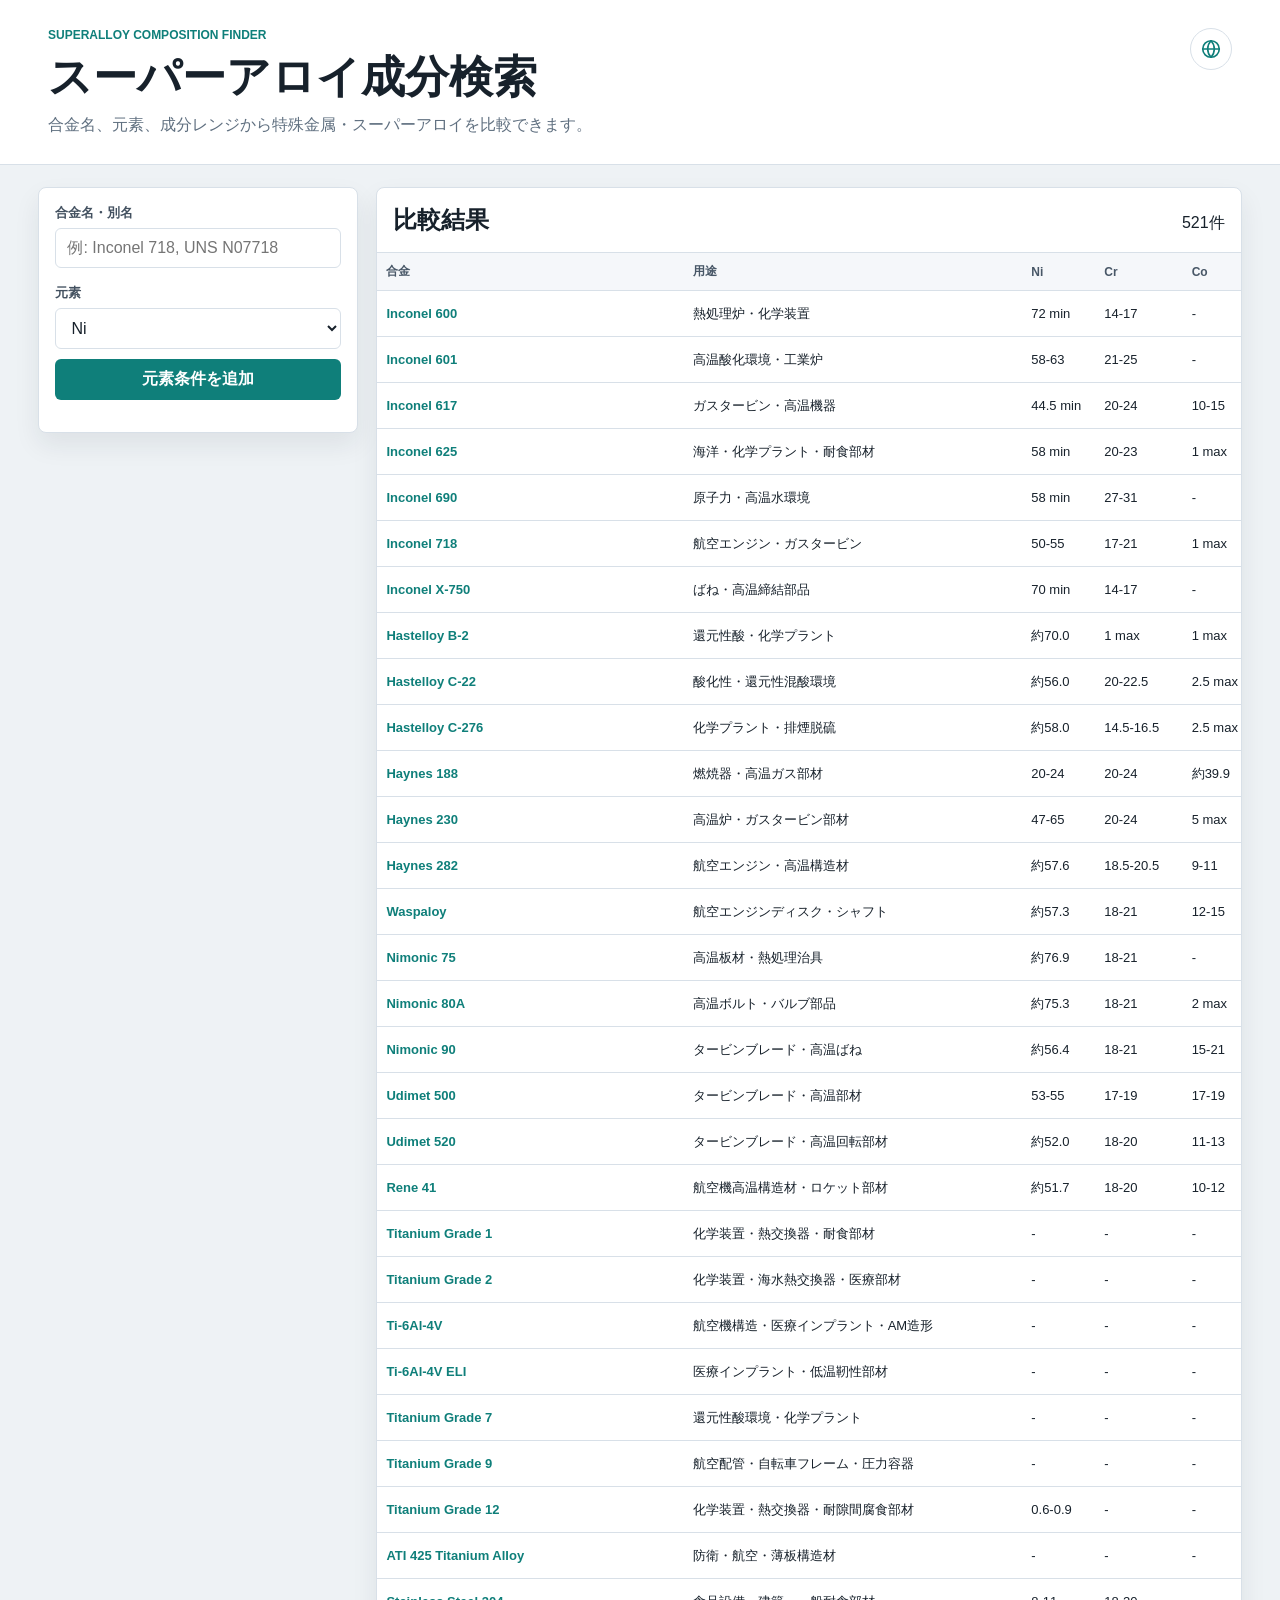
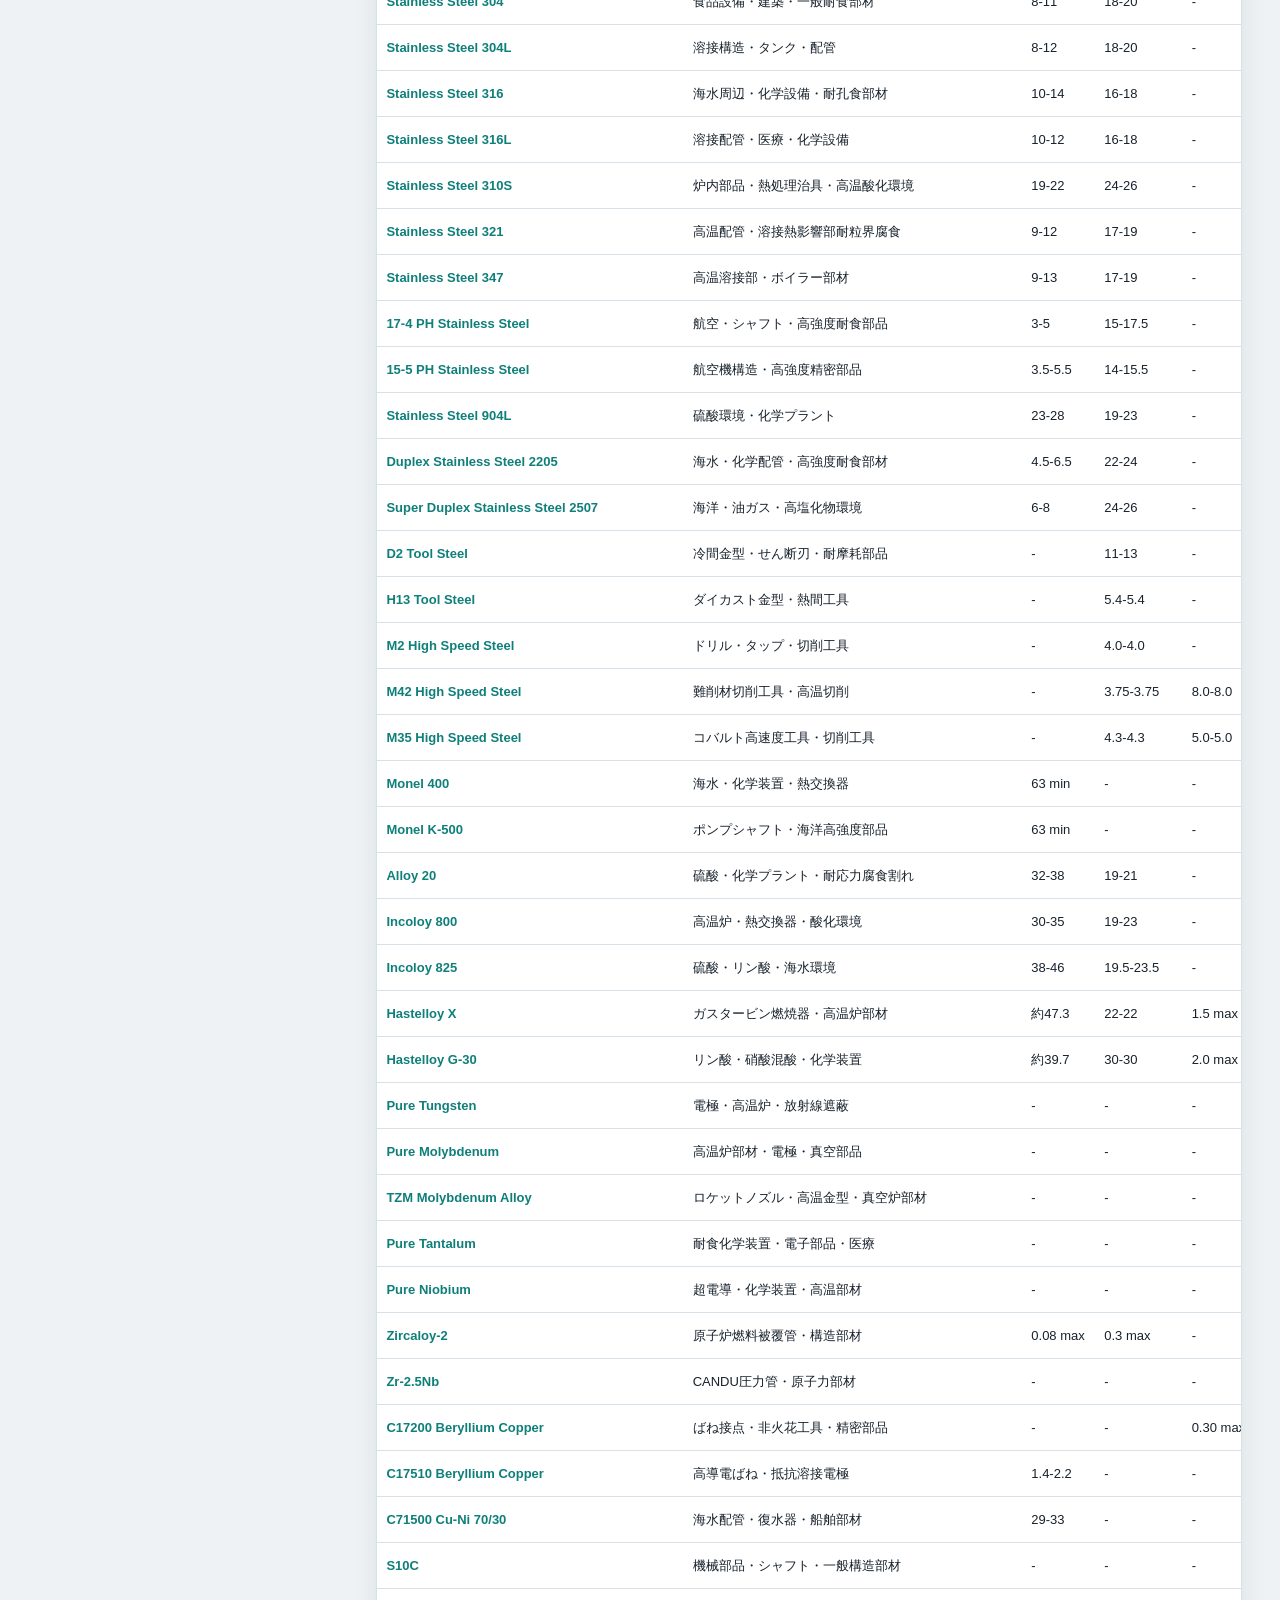
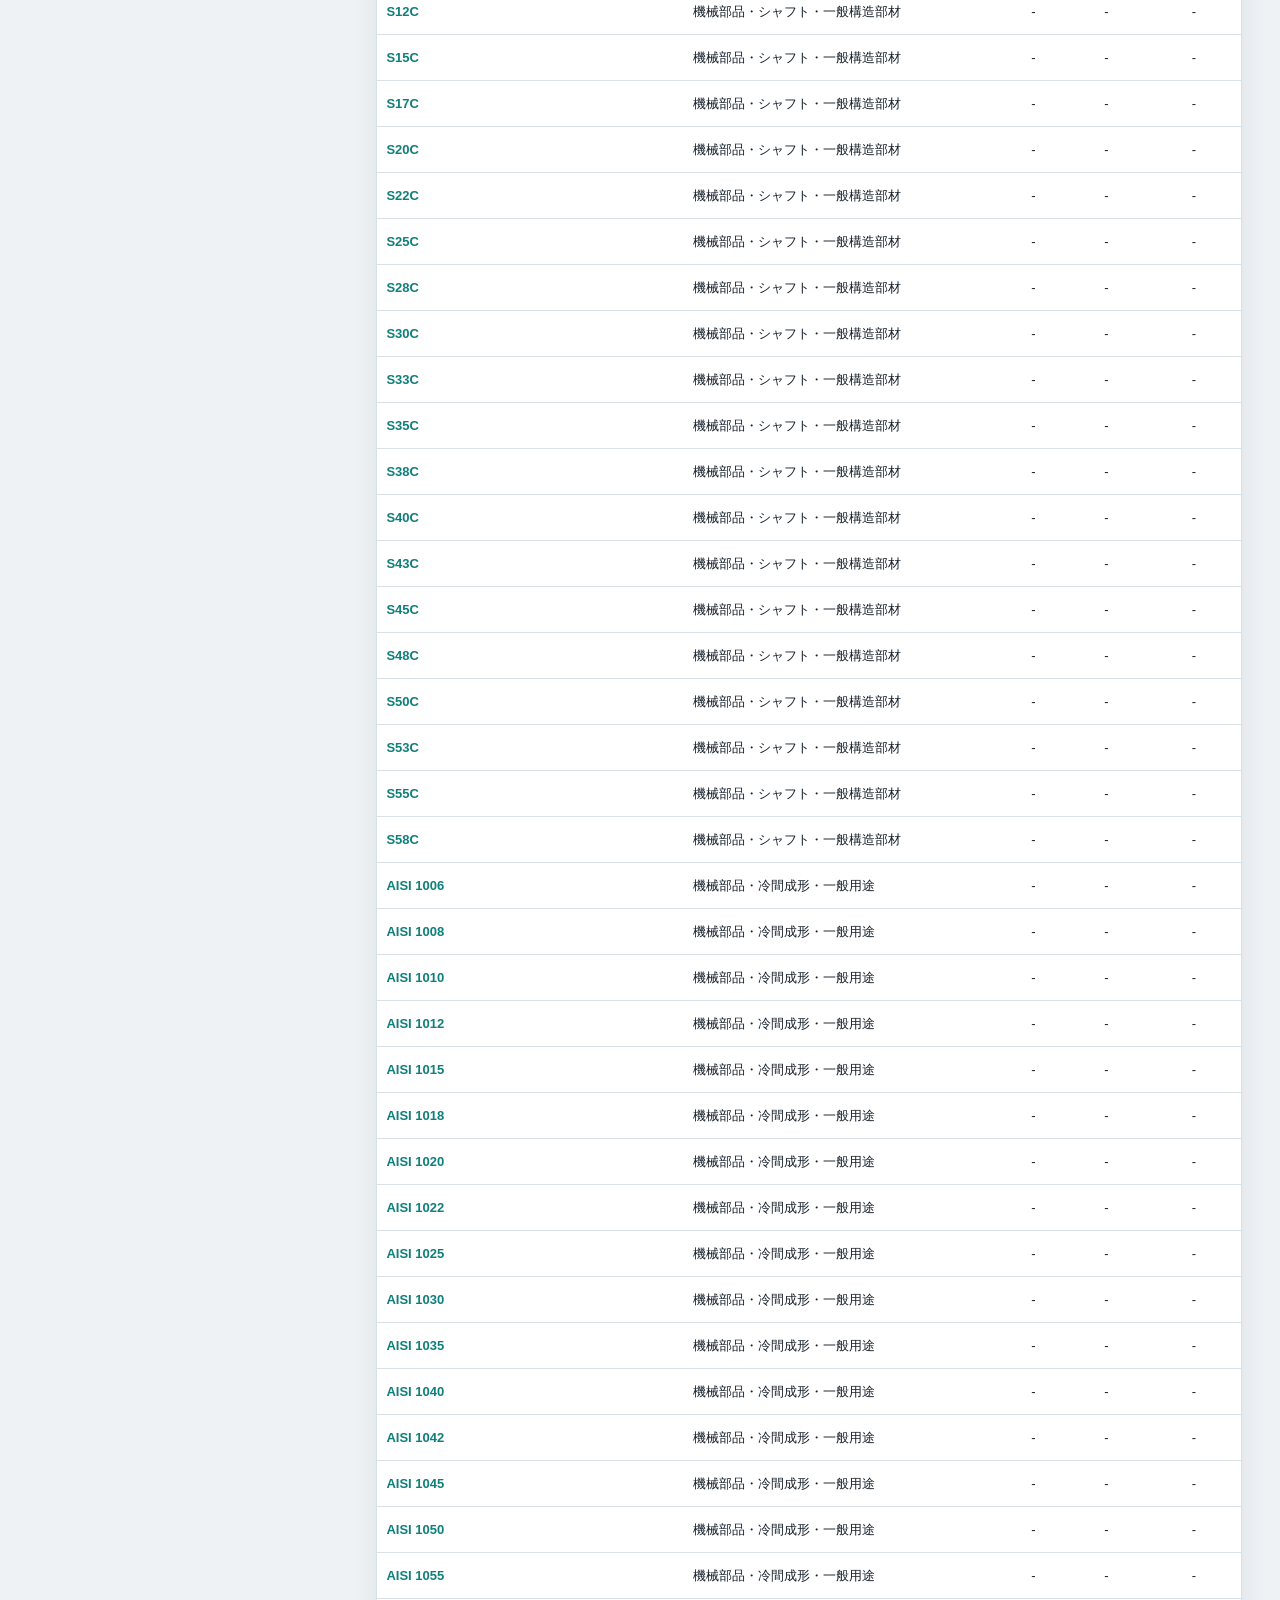
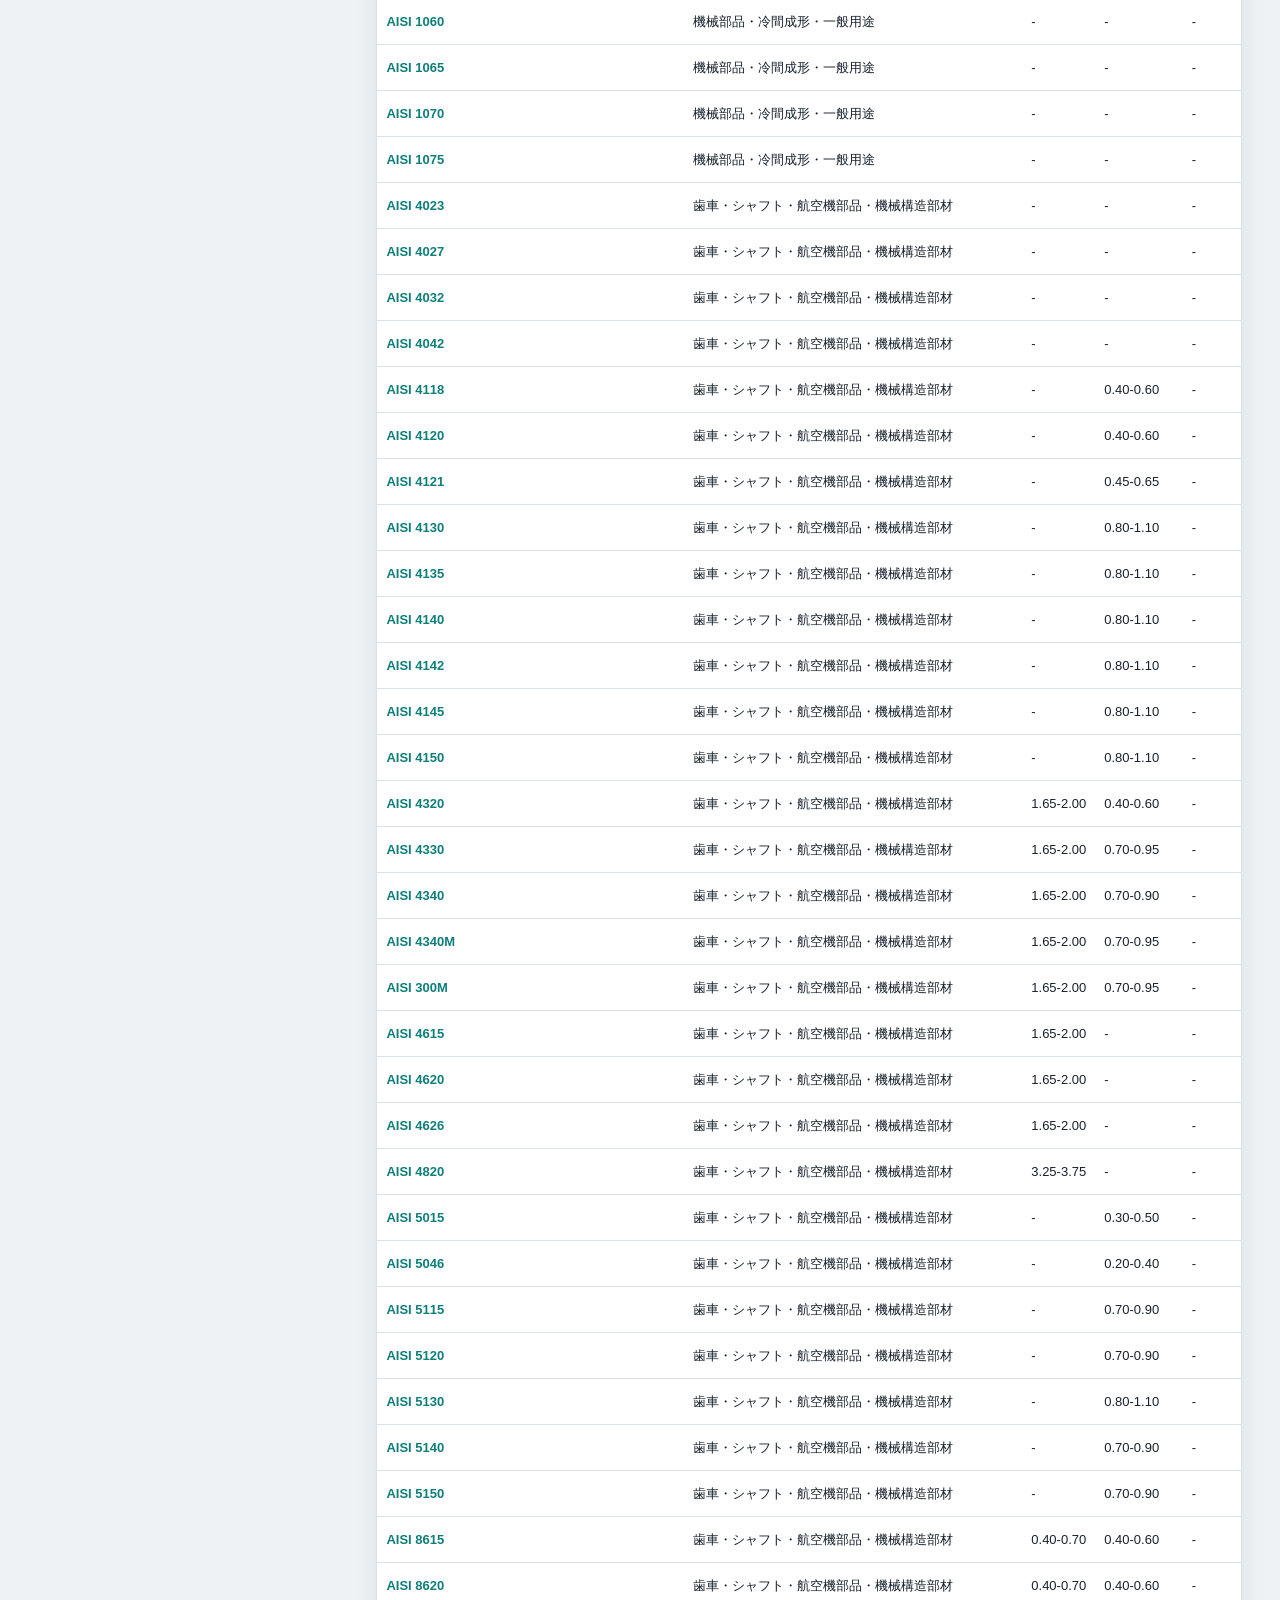
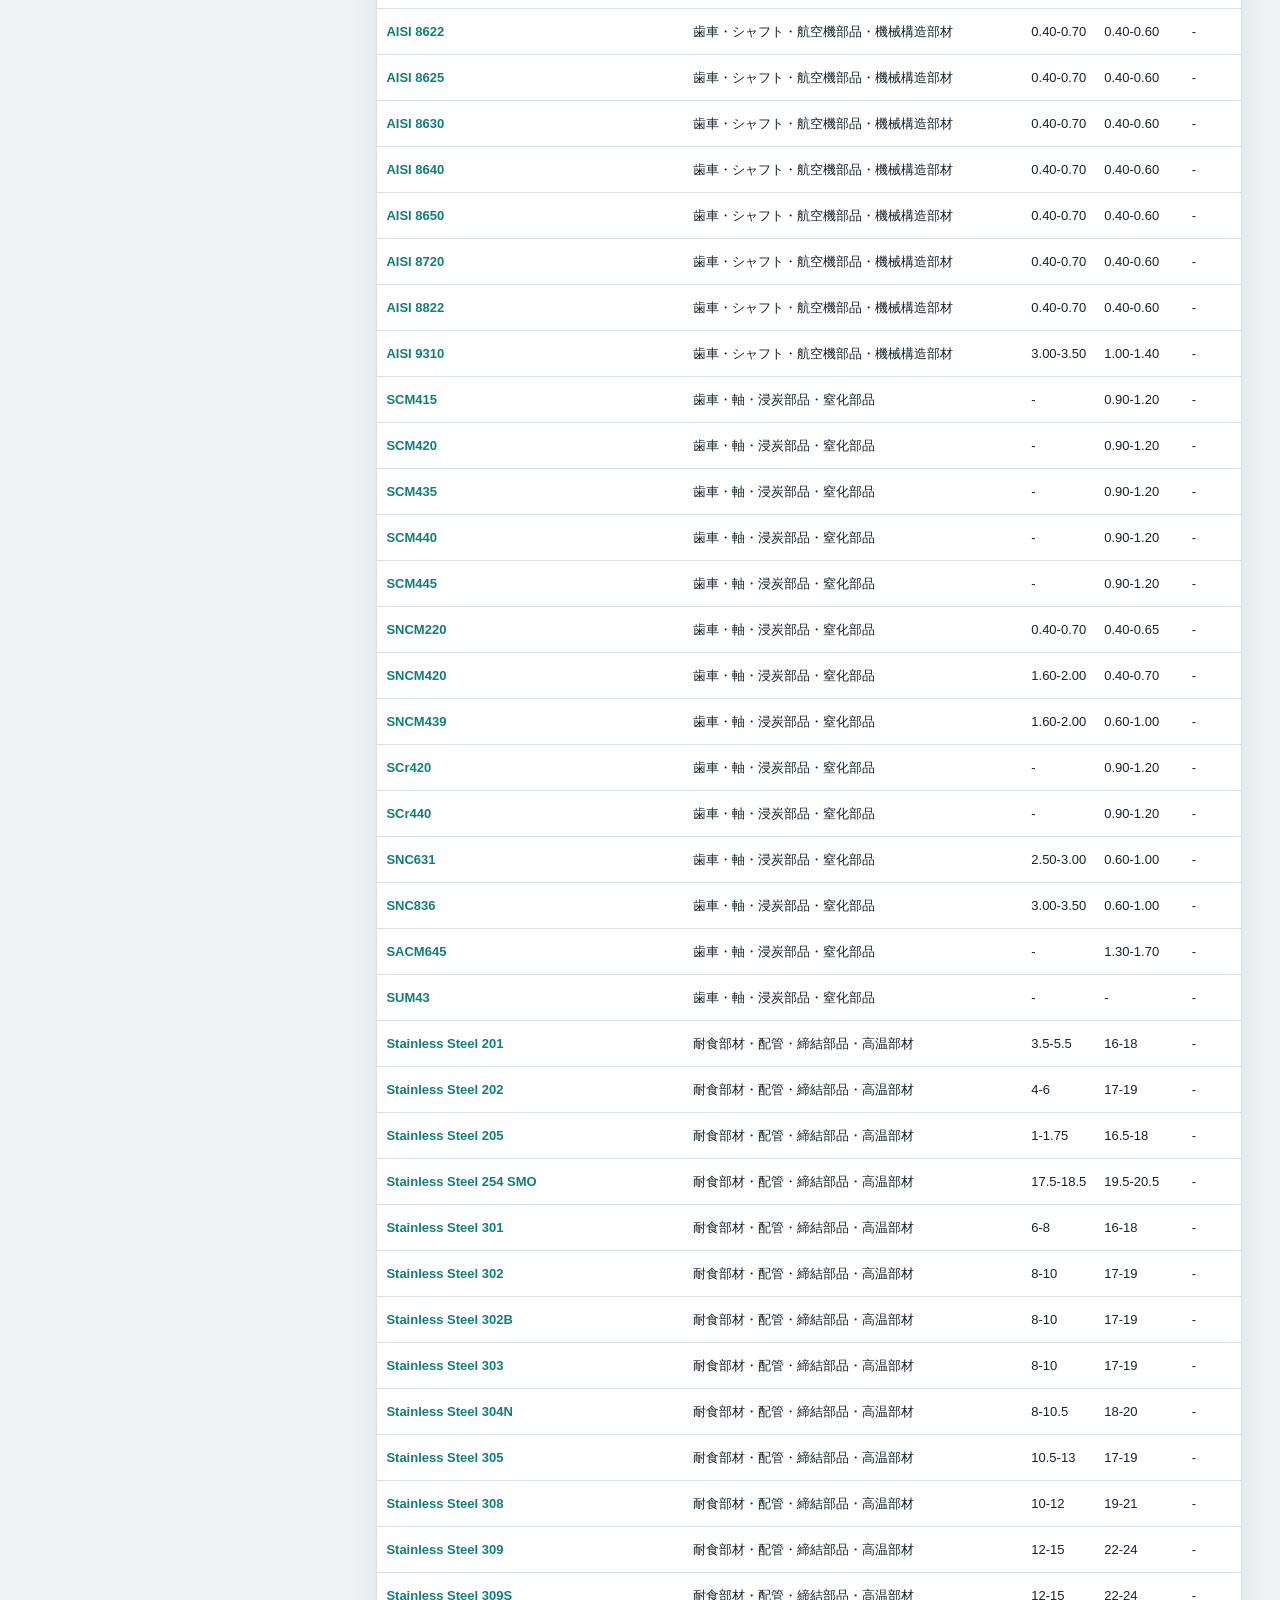
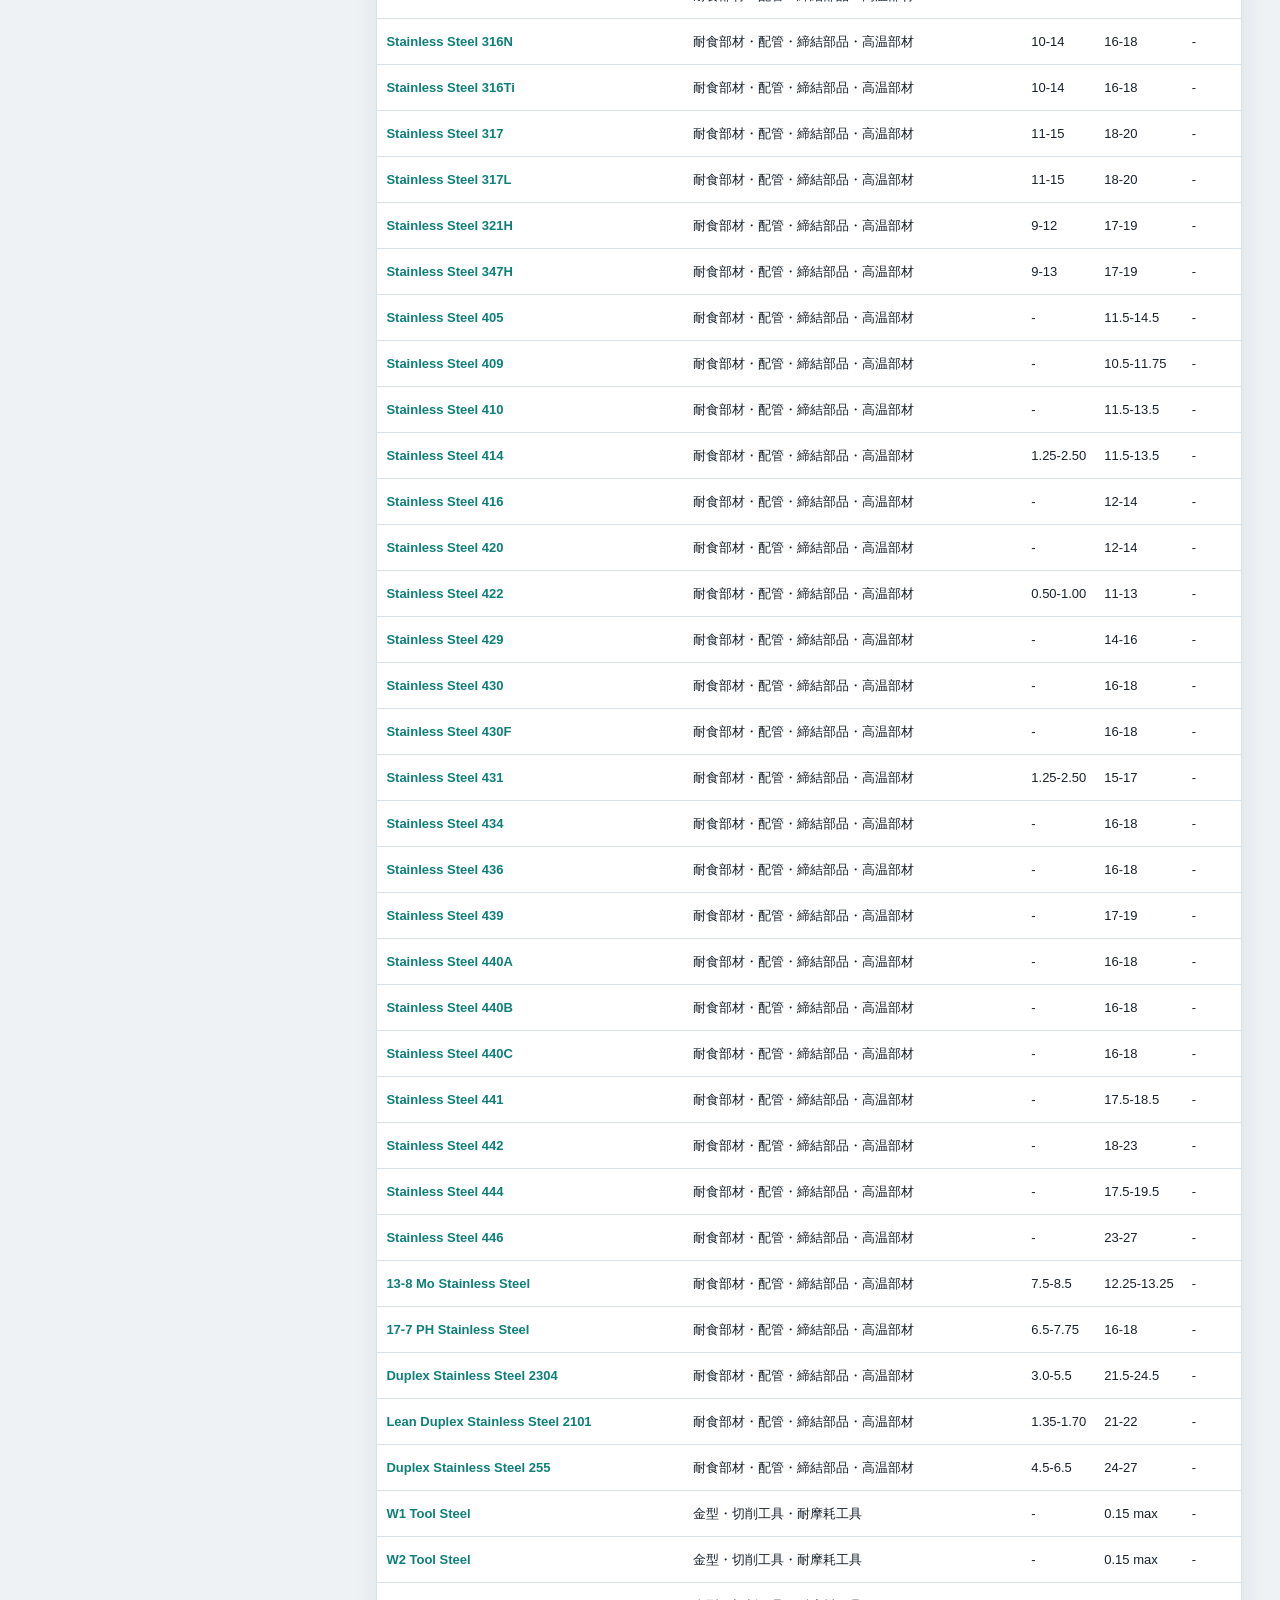
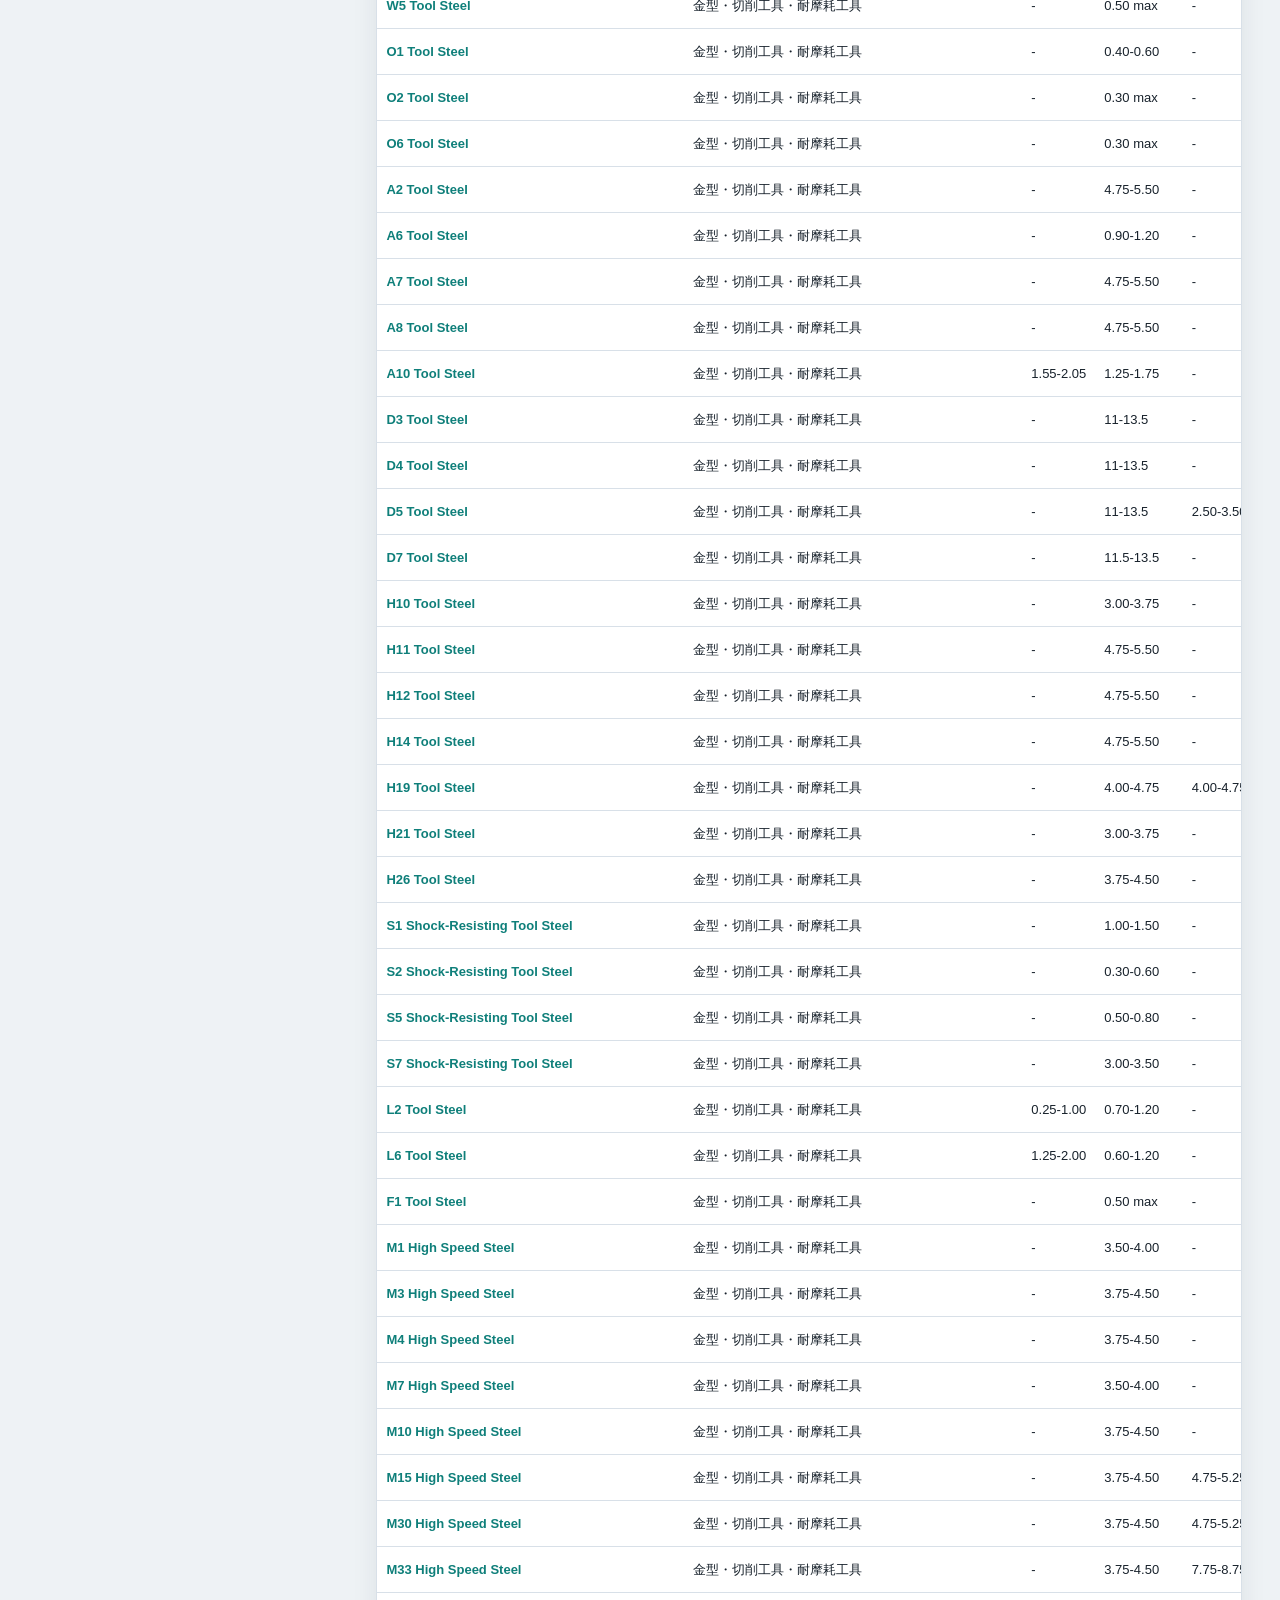
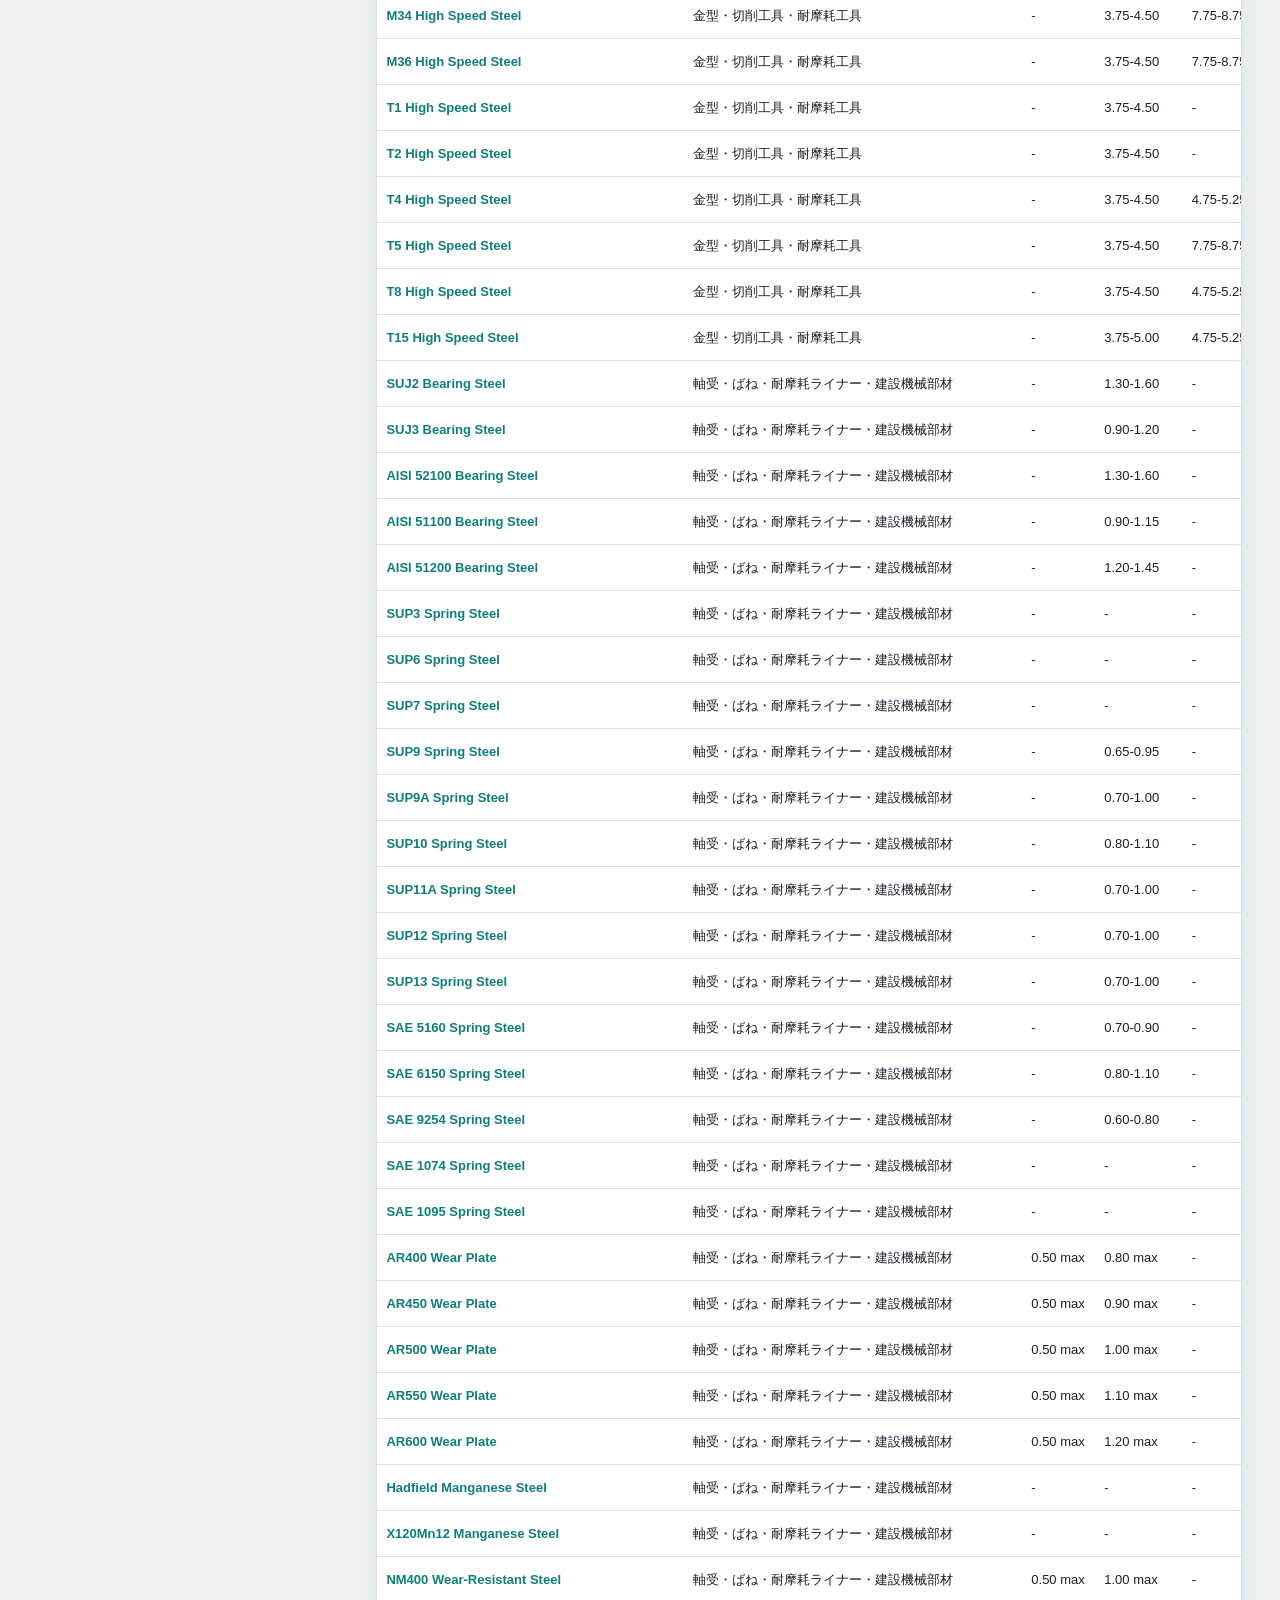
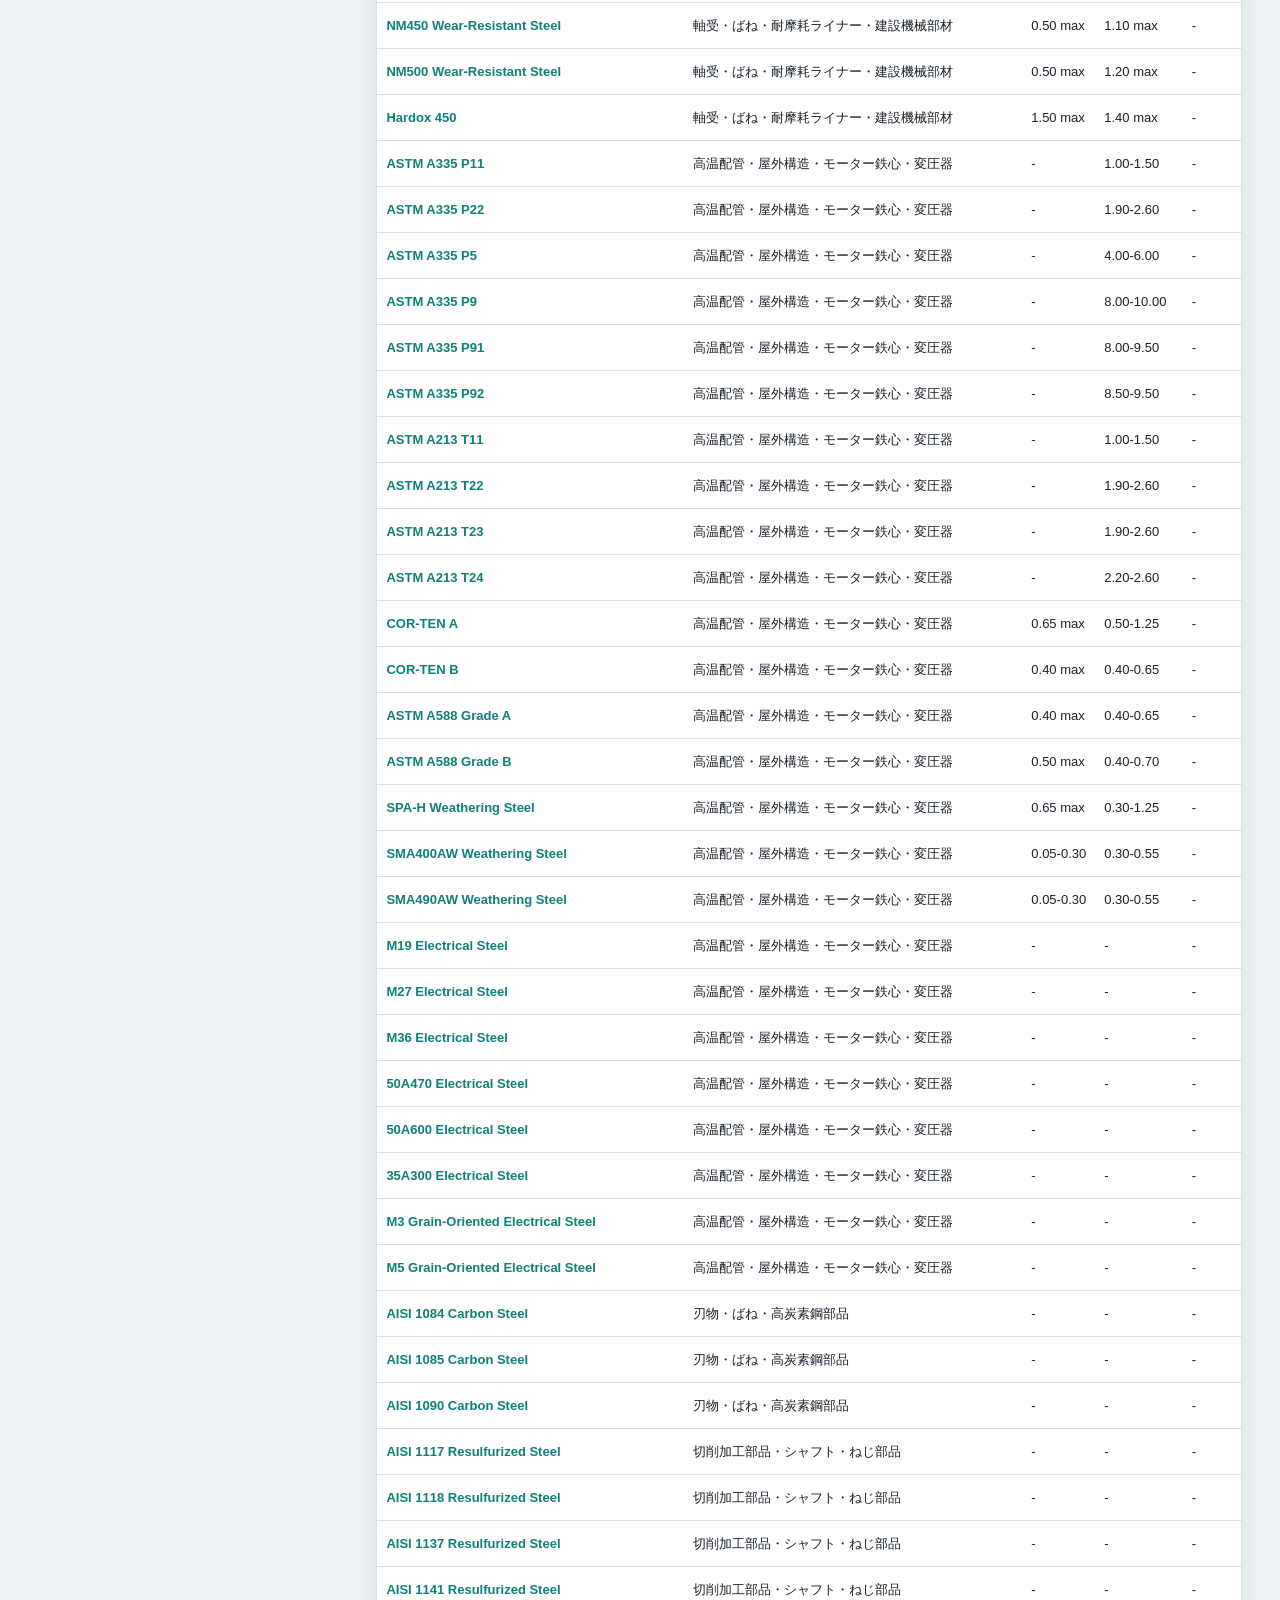
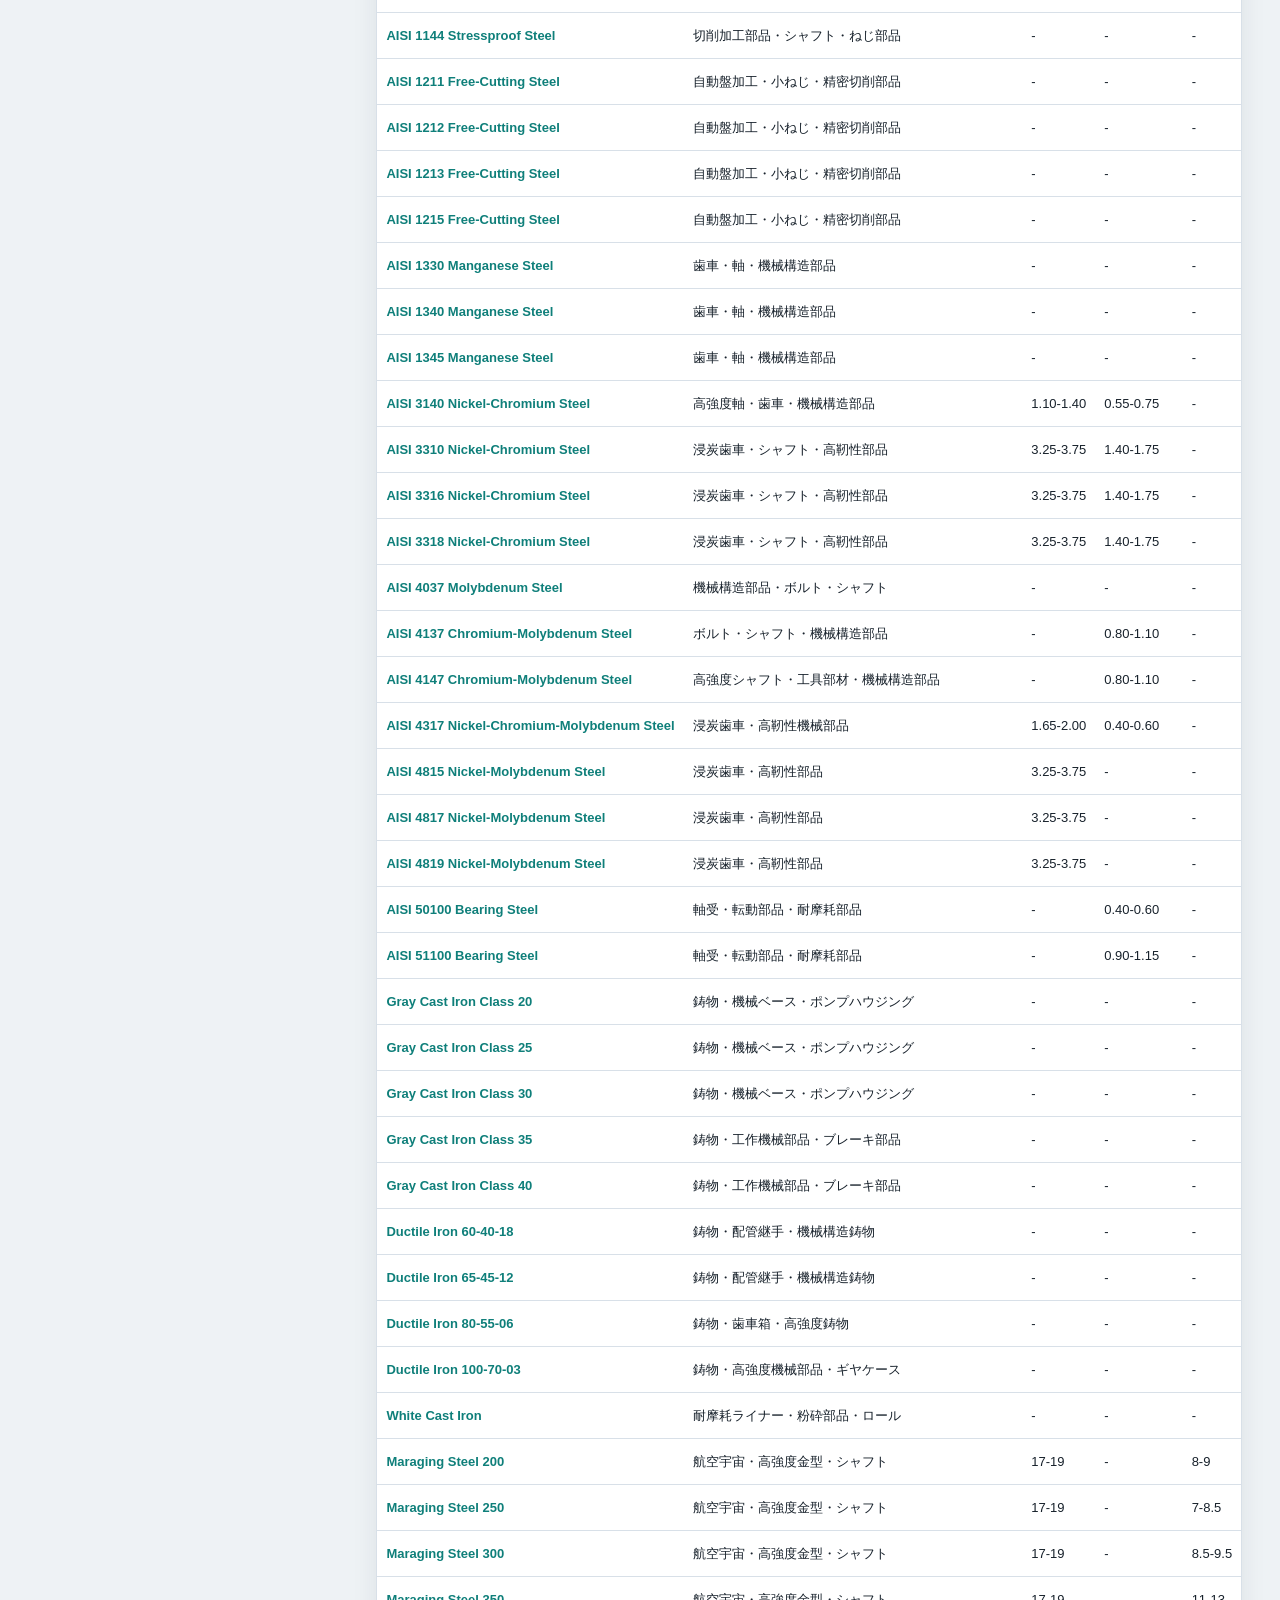
<file: index.html>
<!doctype html>
<html lang="ja">
<head>
  <meta charset="utf-8">
  <meta name="viewport" content="width=device-width, initial-scale=1">
  <title>スーパーアロイ成分検索</title>
  <link rel="stylesheet" href="src/styles.css?v=20260614l">
</head>
<body>
  <header class="site-header">
    <div>
      <p class="eyebrow" data-i18n="siteEyebrow">Superalloy Composition Finder</p>
      <h1 data-i18n="siteTitle">スーパーアロイ成分検索</h1>
      <p class="lead" data-i18n="siteLead">合金名、元素、成分レンジから特殊金属・スーパーアロイを比較できます。</p>
    </div>
    <div class="language-switcher">
      <button id="languageToggle" class="language-toggle" type="button" aria-label="表示言語" aria-haspopup="true" aria-expanded="false">
        <svg class="language-icon" viewBox="0 0 24 24" aria-hidden="true">
          <circle cx="12" cy="12" r="9"></circle>
          <path d="M3 12h18"></path>
          <path d="M12 3c2.4 2.5 3.6 5.5 3.6 9s-1.2 6.5-3.6 9"></path>
          <path d="M12 3c-2.4 2.5-3.6 5.5-3.6 9s1.2 6.5 3.6 9"></path>
        </svg>
      </button>
      <div id="languageMenu" class="language-menu" hidden>
        <button type="button" data-language-option="ja">JP</button>
        <button type="button" data-language-option="zh">CH</button>
        <button type="button" data-language-option="en">EN</button>
      </div>
    </div>
  </header>

  <main class="app-shell">
    <section class="filters" aria-label="検索条件" data-i18n-aria-label="filtersAriaLabel">
      <label class="search-field">
        <span data-i18n="searchLabel">合金名・別名</span>
        <input id="queryInput" type="search" placeholder="例: Inconel 718, UNS N07718" data-i18n-placeholder="searchPlaceholder">
      </label>

      <div class="filter-row">
        <label>
          <span data-i18n="elementLabel">元素</span>
          <select id="elementSelect"></select>
        </label>
        <button id="addElementFilter" type="button" data-i18n="addElementFilter">元素条件を追加</button>
      </div>

      <div id="elementFilters" class="element-filters"></div>

    </section>

    <section class="results" aria-live="polite">
      <div class="results-header">
        <h2 data-i18n="resultsHeading">比較結果</h2>
        <p id="resultCount">0件</p>
      </div>
      <div class="table-wrap">
        <table class="comparison-table">
          <thead>
            <tr id="tableHead"></tr>
          </thead>
          <tbody id="tableBody"></tbody>
        </table>
      </div>
      <div id="cardResults" class="card-results"></div>
    </section>
  </main>

  <dialog id="alloyDialog" class="alloy-dialog">
    <button id="closeDialog" class="dialog-close" type="button" aria-label="閉じる">×</button>
    <div id="dialogContent"></div>
  </dialog>

  <script type="module" src="src/app.js?v=20260614l"></script>
</body>
</html>
</file>
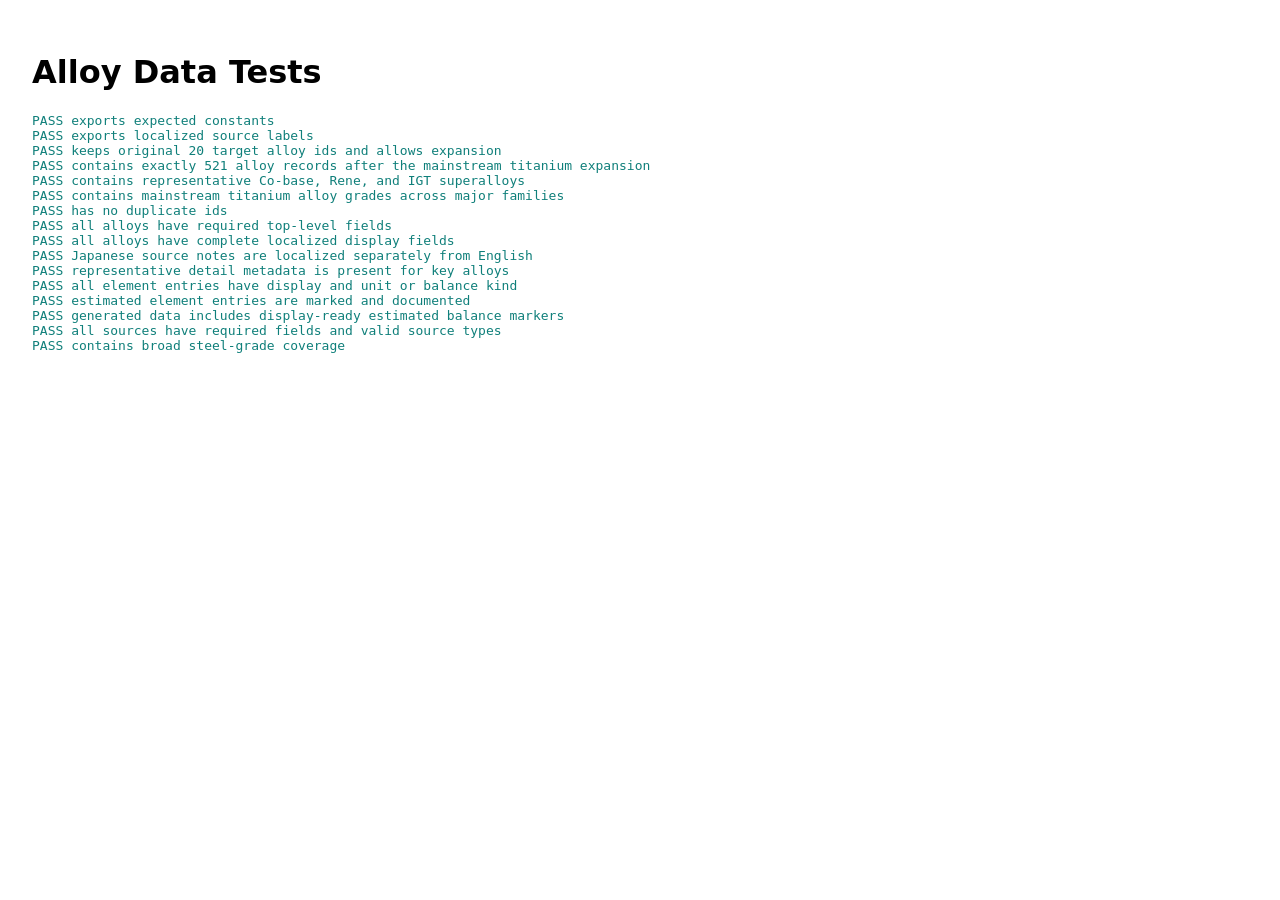
<file: tests/data-tests.html>
<!doctype html>
<html lang="ja">
<head>
  <meta charset="utf-8">
  <title>Alloy Data Tests</title>
  <style>
    body { font-family: system-ui, sans-serif; padding: 24px; }
    .pass { color: #0f7f7a; }
    .fail { color: #b94c35; }
  </style>
</head>
<body>
  <h1>Alloy Data Tests</h1>
  <pre id="output"></pre>
  <script type="module">
    import { alloys, ELEMENT_COLUMNS, SOURCE_LABELS } from "../src/data/alloys.js";

    const output = document.querySelector("#output");
    const lines = [];

    const TARGET_IDS = [
      "inconel-600",
      "inconel-601",
      "inconel-617",
      "inconel-625",
      "inconel-690",
      "inconel-718",
      "inconel-x-750",
      "hastelloy-b-2",
      "hastelloy-c-22",
      "hastelloy-c-276",
      "haynes-188",
      "haynes-230",
      "haynes-282",
      "waspaloy",
      "nimonic-75",
      "nimonic-80a",
      "nimonic-90",
      "udimet-500",
      "udimet-520",
      "rene-41"
    ];

    const VALID_SOURCE_TYPES = ["official", "standard", "reference", "unverified"];

    function test(name, fn) {
      try {
        fn();
        lines.push(`PASS ${name}`);
      } catch (error) {
        lines.push(`FAIL ${name}: ${error.message}`);
      }
    }

    function assert(condition, message) {
      if (!condition) throw new Error(message);
    }

    function assertArrayEqual(actual, expected, label) {
      const actualText = JSON.stringify(actual);
      const expectedText = JSON.stringify(expected);
      assert(actualText === expectedText, `${label}: expected ${expectedText}, got ${actualText}`);
    }

    test("exports expected constants", () => {
      assertArrayEqual(ELEMENT_COLUMNS, ["Ni", "Cr", "Co", "Fe", "Mo", "Nb", "Ti", "Al", "W", "Ta", "C", "Mn", "Si", "Cu", "V", "Sn", "Zr", "B", "P", "S", "N", "O", "H", "Pd", "Ru", "Re", "Be", "Hf"], "ELEMENT_COLUMNS");
      assert(SOURCE_LABELS.official === "公式", "official label missing");
      assert(SOURCE_LABELS.standard === "規格", "standard label missing");
      assert(SOURCE_LABELS.reference === "参考", "reference label missing");
      assert(SOURCE_LABELS.unverified === "未確認", "unverified label missing");
    });

    test("exports localized source labels", () => {
      const expectedLabels = {
        ja: {
          official: "公式",
          standard: "規格",
          reference: "参考",
          unverified: "未確認"
        },
        zh: {
          official: "官方",
          standard: "标准",
          reference: "参考",
          unverified: "未确认"
        },
        en: {
          official: "Official",
          standard: "Standard",
          reference: "Reference",
          unverified: "Unverified"
        }
      };

      Object.entries(expectedLabels).forEach(([language, labels]) => {
        Object.entries(labels).forEach(([type, label]) => {
          assert(SOURCE_LABELS[language][type] === label, `${language}.${type} label missing`);
        });
      });
    });

    test("keeps original 20 target alloy ids and allows expansion", () => {
      const ids = alloys.map((alloy) => alloy.id);
      TARGET_IDS.forEach((id) => assert(ids.includes(id), `${id} missing`));
      assert(alloys.length > TARGET_IDS.length, `expected more than ${TARGET_IDS.length} records, got ${alloys.length}`);
    });

    test("contains exactly 521 alloy records after the mainstream titanium expansion", () => {
      assert(alloys.length === 521, `expected 521 records, got ${alloys.length}`);
    });

    test("contains representative Co-base, Rene, and IGT superalloys", () => {
      const ids = new Set(alloys.map((alloy) => alloy.id));
      [
        "rene-80",
        "rene-n5",
        "mar-m-247",
        "cmsx-4",
        "pwa-1484",
        "gtd-111",
        "fsx-414",
        "stellite-6"
      ].forEach((id) => assert(ids.has(id), `${id} missing`));
    });

    test("contains mainstream titanium alloy grades across major families", () => {
      const ids = new Set(alloys.map((alloy) => alloy.id));
      [
        "ti-grade-3",
        "ti-grade-4",
        "ti-grade-11",
        "ti-grade-6",
        "ti-6al-2sn-4zr-2mo",
        "ti-6al-6v-2sn",
        "ti-6al-7nb",
        "ti-10v-2fe-3al",
        "ti-15v-3cr-3sn-3al",
        "ti-beta-c",
        "ti-5553",
        "ti-12mo-6zr-2fe"
      ].forEach((id) => assert(ids.has(id), `${id} missing`));
    });

    test("has no duplicate ids", () => {
      const ids = alloys.map((alloy) => alloy.id);
      assert(new Set(ids).size === ids.length, "duplicate alloy id found");
    });

    test("all alloys have required top-level fields", () => {
      alloys.forEach((alloy) => {
        assert(typeof alloy.id === "string" && alloy.id.length > 0, `${alloy.name || "unknown"} id missing`);
        assert(typeof alloy.name === "string" && alloy.name.length > 0, `${alloy.id} name missing`);
        assert(Array.isArray(alloy.aliases), `${alloy.id} aliases must be an array`);
        assert(typeof alloy.family === "string" && alloy.family.length > 0, `${alloy.id} family missing`);
        assert(typeof alloy.category === "string" && alloy.category.length > 0, `${alloy.id} category missing`);
        assert(typeof alloy.usage === "string" && alloy.usage.length > 0, `${alloy.id} usage missing`);
        assert(typeof alloy.properties === "string" && alloy.properties.length > 0, `${alloy.id} properties missing`);
        assert(typeof alloy.representativeMakers === "string" && alloy.representativeMakers.length > 0, `${alloy.id} representative makers missing`);
        assert(typeof alloy.japaneseMakers === "string" && alloy.japaneseMakers.length > 0, `${alloy.id} Japanese makers missing`);
        assert(alloy.elements && typeof alloy.elements === "object", `${alloy.id} elements missing`);
        assert(Array.isArray(alloy.sources) && alloy.sources.length > 0, `${alloy.id} sources missing`);
      });
    });

    test("all alloys have complete localized display fields", () => {
      const languages = ["ja", "zh", "en"];
      const fields = ["name", "category", "family", "usage", "properties", "representativeMakers", "japaneseMakers", "sourceNotes"];

      alloys.forEach((alloy) => {
        assert(alloy.localized && typeof alloy.localized === "object", `${alloy.id} localized missing`);
        languages.forEach((language) => {
          assert(alloy.localized[language] && typeof alloy.localized[language] === "object", `${alloy.id}.${language} localized missing`);
          fields.forEach((field) => {
            assert(
              typeof alloy.localized[language][field] === "string" && alloy.localized[language][field].length > 0,
              `${alloy.id}.${language}.${field} missing`
            );
          });
        });
      });
    });

    test("Japanese source notes are localized separately from English", () => {
      const japaneseScriptPattern = /[\u3040-\u30ff\u3400-\u9fff]/;

      alloys.forEach((alloy) => {
        const jaNotes = alloy.localized.ja.sourceNotes;
        const enNotes = alloy.localized.en.sourceNotes;

        assert(japaneseScriptPattern.test(jaNotes), `${alloy.id}.ja.sourceNotes must contain Japanese script`);
        assert(jaNotes !== enNotes, `${alloy.id}.ja.sourceNotes must differ from English source notes`);
      });
    });

    test("representative detail metadata is present for key alloys", () => {
      const inconel600 = alloys.find((alloy) => alloy.id === "inconel-600");
      const cmsx4 = alloys.find((alloy) => alloy.id === "cmsx-4");

      assert(inconel600.properties.includes("耐酸化"), "Inconel 600 properties should mention oxidation resistance");
      assert(inconel600.representativeMakers.includes("Special Metals"), "Inconel 600 makers should mention Special Metals");
      assert(inconel600.japaneseMakers.includes("大同特殊鋼"), "Inconel 600 Japanese makers should mention Daido Steel");
      assert(cmsx4.properties.includes("単結晶"), "CMSX-4 properties should mention single crystal use");
      assert(cmsx4.representativeMakers.includes("Cannon-Muskegon"), "CMSX-4 makers should mention Cannon-Muskegon");
      assert(cmsx4.japaneseMakers.includes("IHI"), "CMSX-4 Japanese makers should mention IHI");
    });

    test("all element entries have display and unit or balance kind", () => {
      alloys.forEach((alloy) => {
        Object.entries(alloy.elements).forEach(([symbol, value]) => {
          assert(typeof value.display === "string" && value.display.length > 0, `${alloy.id}.${symbol} display missing`);
          assert(value.kind === "balance" || value.unit === "wt%", `${alloy.id}.${symbol} unit/kind invalid`);
          assert(
            value.kind === "balance" ||
            typeof value.min === "number" ||
            typeof value.max === "number",
            `${alloy.id}.${symbol} needs min, max, or balance`
          );
        });
      });
    });

    test("estimated element entries are marked and documented", () => {
      const estimatedEntries = alloys.flatMap((alloy) =>
        Object.entries(alloy.elements)
          .filter(([, value]) => value.estimated)
          .map(([symbol, value]) => ({ alloy, symbol, value }))
      );

      assert(estimatedEntries.length > 0, "at least one estimated balance value should exist");
      estimatedEntries.forEach(({ alloy, symbol, value }) => {
        assert(value.unit === "wt%", `${alloy.id}.${symbol} estimated value must use wt%`);
        assert(typeof value.display === "string" && value.display.startsWith("約"), `${alloy.id}.${symbol} estimated display must start with 約`);
        assert(typeof value.estimateMethod === "string" && value.estimateMethod.length > 0, `${alloy.id}.${symbol} estimate method missing`);
        assert(value.kind !== "balance", `${alloy.id}.${symbol} estimated value must not remain balance kind`);
      });
    });

    test("generated data includes display-ready estimated balance markers", () => {
      const alloy = alloys.find((item) =>
        Object.values(item.elements).some((value) => value.estimated)
      );
      assert(Boolean(alloy), "estimated alloy missing");
    });

    test("all sources have required fields and valid source types", () => {
      alloys.forEach((alloy) => {
        alloy.sources.forEach((source, index) => {
          assert(VALID_SOURCE_TYPES.includes(source.type), `${alloy.id}.sources[${index}] invalid type`);
          assert(typeof source.company === "string" && source.company.length > 0, `${alloy.id}.sources[${index}] company missing`);
          assert(typeof source.title === "string" && source.title.length > 0, `${alloy.id}.sources[${index}] title missing`);
          assert(typeof source.url === "string" && /^https?:\/\//.test(source.url), `${alloy.id}.sources[${index}] url invalid`);
          assert(typeof source.checkedAt === "string" && /^\d{4}-\d{2}-\d{2}$/.test(source.checkedAt), `${alloy.id}.sources[${index}] checkedAt must be an ISO date`);
          assert(typeof source.notes === "string" && source.notes.length > 0, `${alloy.id}.sources[${index}] notes missing`);
        });
      });
    });

    test("contains broad steel-grade coverage", () => {
      const categoryCounts = alloys.reduce((counts, alloy) => {
        counts[alloy.category] = (counts[alloy.category] || 0) + 1;
        return counts;
      }, {});

      const totalFor = (patterns) => Object.entries(categoryCounts)
        .filter(([category]) => patterns.some((pattern) => category.includes(pattern)))
        .reduce((sum, [, count]) => sum + count, 0);

      assert(totalFor(["炭素鋼", "普通鋼"]) >= 35, "carbon/plain steel coverage too small");
      assert(totalFor(["合金鋼", "機械構造用鋼", "低合金鋼"]) >= 45, "low-alloy steel coverage too small");
      assert(totalFor(["ステンレス鋼", "二相ステンレス鋼", "析出硬化ステンレス鋼"]) >= 55, "stainless steel coverage too small");
      assert(totalFor(["工具鋼", "高速度工具鋼"]) >= 40, "tool steel coverage too small");
      assert(totalFor(["軸受鋼", "ばね鋼", "耐摩耗鋼"]) >= 25, "bearing/spring/wear steel coverage too small");
      assert(totalFor(["耐熱鋼", "耐候性鋼", "電磁鋼"]) >= 25, "heat/weathering/electrical steel coverage too small");
    });

    output.textContent = lines.join("\n");
    output.className = lines.some((line) => line.startsWith("FAIL")) ? "fail" : "pass";
  </script>
</body>
</html>
</file>
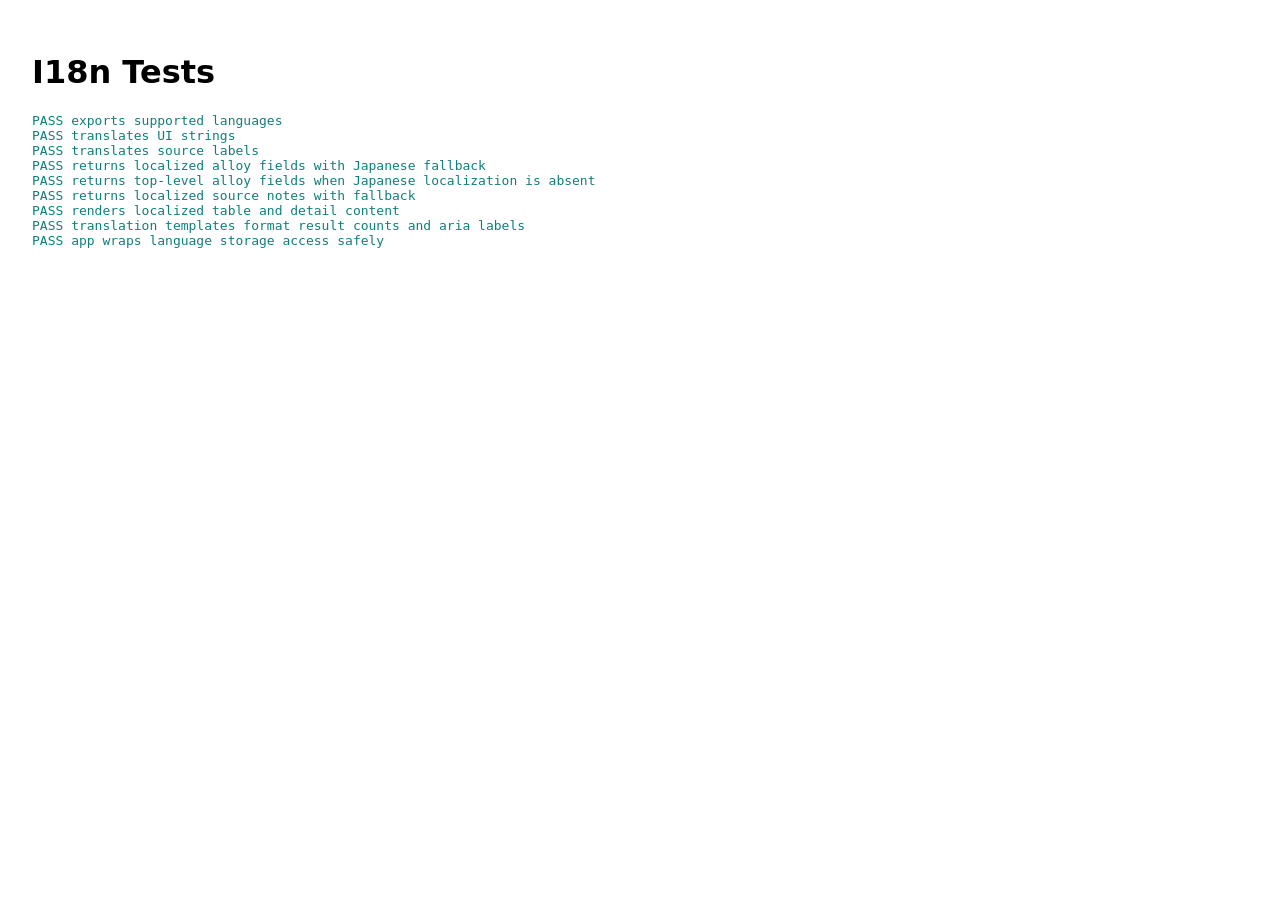
<file: tests/i18n-tests.html>
<!doctype html>
<html lang="ja">
<head>
  <meta charset="utf-8">
  <title>I18n Tests</title>
  <style>
    body { font-family: system-ui, sans-serif; padding: 24px; }
    .pass { color: #0f7f7a; }
    .fail { color: #b94c35; }
  </style>
</head>
<body>
  <h1>I18n Tests</h1>
  <pre id="output"></pre>
  <script type="module">
    import {
      DEFAULT_LANGUAGE,
      SUPPORTED_LANGUAGES,
      sourceLabel,
      t,
      localizedAlloy,
      localizedSourceNotes
    } from "../src/i18n.js";
    import { renderDetail, renderTableBody, renderTableHead } from "../src/render.js";

    const output = document.querySelector("#output");
    const lines = [];
    const pendingTests = [];

    function test(name, fn) {
      pendingTests.push(Promise.resolve()
        .then(fn)
        .then(() => {
          lines.push(`PASS ${name}`);
        })
        .catch((error) => {
          lines.push(`FAIL ${name}: ${error.message}`);
        }));
    }

    function assertEqual(actual, expected) {
      if (actual !== expected) {
        throw new Error(`expected ${expected}, got ${actual}`);
      }
    }

    function assert(condition, message) {
      if (!condition) throw new Error(message);
    }

    async function loadText(path) {
      if (window.__TEST_FILES__?.[path]) {
        return window.__TEST_FILES__[path];
      }
      const response = await fetch(path);
      return response.text();
    }

    const alloy = {
      name: "日本語合金",
      category: "スーパーアロイ",
      usage: "熱処理炉",
      properties: "高温環境向け合金。",
      representativeMakers: "大同特殊鋼",
      japaneseMakers: "大同特殊鋼",
      localized: {
        ja: {
          name: "日本語合金",
          category: "スーパーアロイ",
          family: "スーパーアロイ",
          usage: "熱処理炉",
          properties: "高温環境向け合金。",
          representativeMakers: "大同特殊鋼",
          japaneseMakers: "大同特殊鋼",
          sourceNotes: "確認済み。"
        },
        en: {
          name: "Japanese Alloy",
          category: "Superalloy",
          family: "Superalloy",
          usage: "Heat-treatment furnaces",
          properties: "Alloy for high-temperature environments.",
          representativeMakers: "Daido Steel",
          japaneseMakers: "Daido Steel",
          sourceNotes: "Verified."
        }
      }
    };

    const topLevelOnlyAlloy = {
      name: "トップレベル合金",
      category: "特殊金属",
      family: "タングステン合金",
      usage: "放電加工電極",
      properties: "高密度で耐摩耗性に優れる。",
      representativeMakers: "日本タングステン",
      japaneseMakers: "日本タングステン"
    };

    test("exports supported languages", () => {
      assertEqual(DEFAULT_LANGUAGE, "ja");
      assertEqual(SUPPORTED_LANGUAGES.length, 3);
      assertEqual(SUPPORTED_LANGUAGES[0].code, "ja");
      assertEqual(SUPPORTED_LANGUAGES[0].label, "日本語");
      assertEqual(SUPPORTED_LANGUAGES[0].htmlLang, "ja");
      assertEqual(SUPPORTED_LANGUAGES[1].code, "zh");
      assertEqual(SUPPORTED_LANGUAGES[1].label, "简体中文");
      assertEqual(SUPPORTED_LANGUAGES[1].htmlLang, "zh-Hans");
      assertEqual(SUPPORTED_LANGUAGES[2].code, "en");
      assertEqual(SUPPORTED_LANGUAGES[2].label, "English");
      assertEqual(SUPPORTED_LANGUAGES[2].htmlLang, "en");
    });

    test("translates UI strings", () => {
      assertEqual(t("ja", "siteTitle"), "スーパーアロイ成分検索");
      assertEqual(t("zh", "siteTitle"), "高温合金成分搜索");
      assertEqual(t("en", "siteTitle"), "Superalloy Composition Search");
      assertEqual(t("en", "missing.key"), "missing.key");
    });

    test("translates source labels", () => {
      assertEqual(sourceLabel("ja", "official"), "公式");
      assertEqual(sourceLabel("zh", "standard"), "标准");
      assertEqual(sourceLabel("en", "reference"), "Reference");
      assertEqual(sourceLabel("en", "unknown"), "Unverified");
    });

    test("returns localized alloy fields with Japanese fallback", () => {
      assertEqual(localizedAlloy(alloy, "en").name, "Japanese Alloy");
      assertEqual(localizedAlloy(alloy, "zh").name, "日本語合金");
      assertEqual(localizedAlloy(alloy, "invalid").usage, "熱処理炉");
    });

    test("returns top-level alloy fields when Japanese localization is absent", () => {
      const localized = localizedAlloy(topLevelOnlyAlloy, "zh");
      assertEqual(localized.name, "トップレベル合金");
      assertEqual(localized.category, "特殊金属");
      assertEqual(localized.family, "タングステン合金");
      assertEqual(localized.usage, "放電加工電極");
      assertEqual(localized.properties, "高密度で耐摩耗性に優れる。");
      assertEqual(localized.representativeMakers, "日本タングステン");
      assertEqual(localized.japaneseMakers, "日本タングステン");
      assertEqual(localized.sourceNotes, "");
    });

    test("returns localized source notes with fallback", () => {
      assertEqual(localizedSourceNotes(alloy, "en"), "Verified.");
      assertEqual(localizedSourceNotes(alloy, "zh"), "確認済み。");
    });

    test("renders localized table and detail content", () => {
      const head = document.createElement("tr");
      renderTableHead(head, "en");
      assert(head.textContent.includes("Alloy"), "English table header missing");
      assert(head.textContent.includes("Source"), "English source header missing");

      const body = document.createElement("tbody");
      renderTableBody(body, [{
        id: "example",
        name: "日本語合金",
        aliases: [],
        category: "スーパーアロイ",
        usage: "熱処理炉",
        elements: { Ni: { min: 50, max: 55, display: "50-55" } },
        sources: [{ type: "official" }],
        localized: {
          ja: {
            name: "日本語合金",
            category: "スーパーアロイ",
            family: "スーパーアロイ",
            usage: "熱処理炉",
            properties: "高温環境向け合金。",
            representativeMakers: "大同特殊鋼",
            japaneseMakers: "大同特殊鋼",
            sourceNotes: "確認済み。"
          },
          en: {
            name: "Japanese Alloy",
            category: "Superalloy",
            family: "Superalloy",
            usage: "Heat-treatment furnaces",
            properties: "Alloy for high-temperature environments.",
            representativeMakers: "Daido Steel",
            japaneseMakers: "Daido Steel",
            sourceNotes: "Verified."
          }
        }
      }], () => {}, "en");
      assert(body.textContent.includes("Japanese Alloy"), "English alloy name missing");
      assert(body.textContent.includes("Official"), "English source label missing");

      const detail = document.createElement("div");
      renderDetail(detail, {
        id: "example",
        name: "日本語合金",
        aliases: [],
        category: "スーパーアロイ",
        usage: "熱処理炉",
        properties: "高温環境向け合金。",
        representativeMakers: "大同特殊鋼",
        japaneseMakers: "大同特殊鋼",
        elements: { Ni: { min: 50, max: 55, display: "50-55" } },
        sources: [{
          type: "official",
          company: "Example Maker",
          title: "Example source",
          url: "https://example.com",
          checkedAt: "2026-06-14",
          notes: "確認済み。"
        }],
        localized: {
          ja: {
            name: "日本語合金",
            category: "スーパーアロイ",
            family: "スーパーアロイ",
            usage: "熱処理炉",
            properties: "高温環境向け合金。",
            representativeMakers: "大同特殊鋼",
            japaneseMakers: "大同特殊鋼",
            sourceNotes: "確認済み。"
          },
          en: {
            name: "Japanese Alloy",
            category: "Superalloy",
            family: "Superalloy",
            usage: "Heat-treatment furnaces",
            properties: "Alloy for high-temperature environments.",
            representativeMakers: "Daido Steel",
            japaneseMakers: "Daido Steel",
            sourceNotes: "Verified."
          }
        }
      }, "en");
      assert(detail.textContent.includes("Properties"), "English detail heading missing");
      assert(detail.textContent.includes("Verified."), "English source note missing");
    });

    test("translation templates format result counts and aria labels", () => {
      assertEqual(t("ja", "resultCount", { count: 3 }), "3件");
      assertEqual(t("zh", "resultCount", { count: 3 }), "3项");
      assertEqual(t("en", "resultCount", { count: 3 }), "3 results");
      assertEqual(t("en", "minAria", { symbol: "Ni" }), "Ni minimum");
    });

    test("app wraps language storage access safely", async () => {
      const appSource = await loadText("../src/app.js");
      assert(appSource.includes("function storedLanguage()"), "storedLanguage helper missing");
      assert(appSource.includes("function persistLanguage(language)"), "persistLanguage helper missing");
      assert(appSource.includes("try {"), "storage helpers should catch unavailable storage");
      assert(appSource.includes("normalizeLanguage(storedLanguage() || DEFAULT_LANGUAGE)"), "initial language should use storedLanguage");
      assert(appSource.includes("persistLanguage(state.language)"), "language change should use persistLanguage");
      assert(!appSource.includes("normalizeLanguage(localStorage.getItem"), "initial language should not call localStorage directly");
      assert(!appSource.includes("localStorage.setItem(\"superalloy-language\", state.language)"), "language change should not call localStorage directly");
    });

    await Promise.all(pendingTests);

    output.textContent = lines.join("\n");
    output.className = lines.some((line) => line.startsWith("FAIL")) ? "fail" : "pass";
  </script>
</body>
</html>
</file>
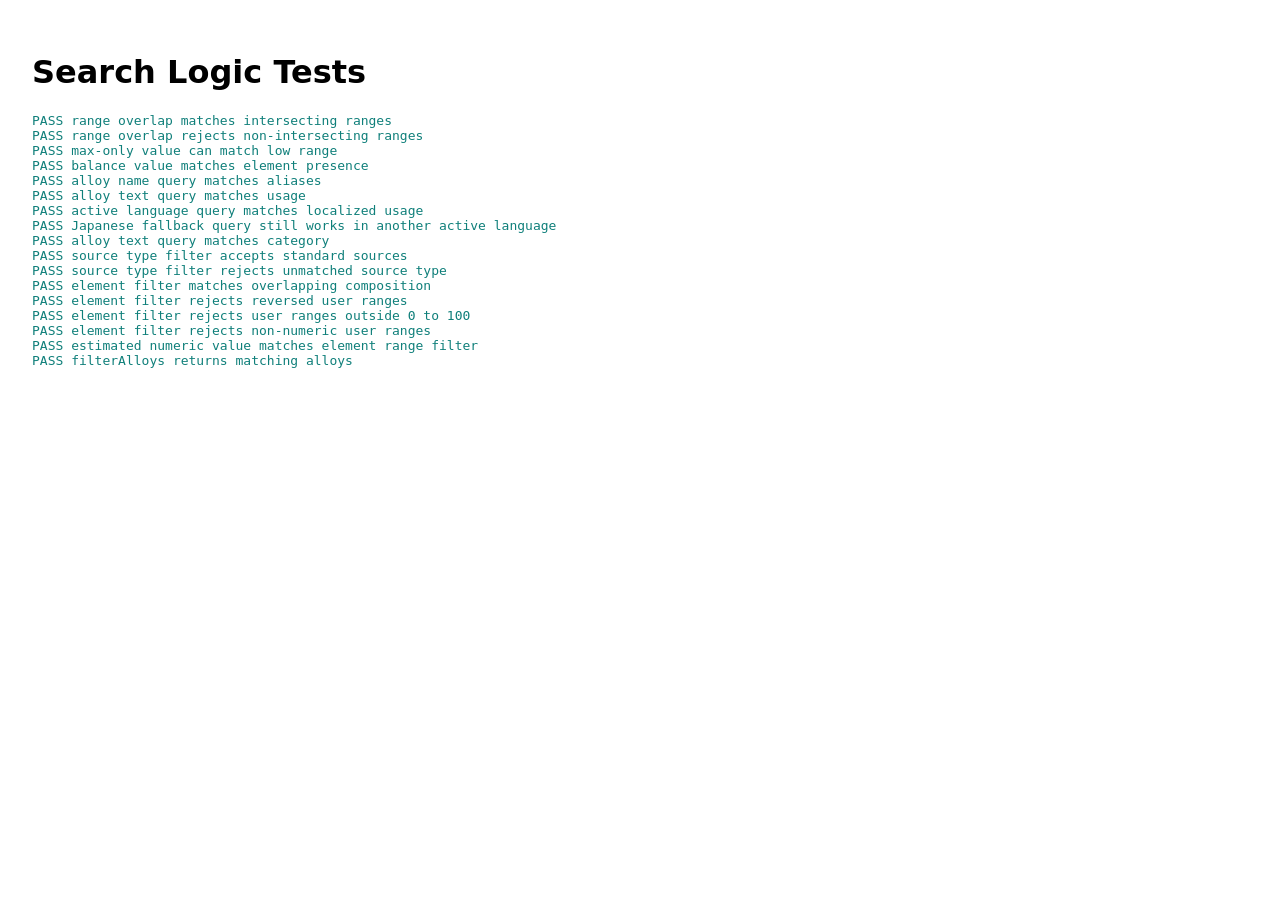
<file: tests/search-tests.html>
<!doctype html>
<html lang="ja">
<head>
  <meta charset="utf-8">
  <title>Search Logic Tests</title>
  <style>
    body { font-family: system-ui, sans-serif; padding: 24px; }
    .pass { color: #0f7f7a; }
    .fail { color: #b94c35; }
  </style>
</head>
<body>
  <h1>Search Logic Tests</h1>
  <pre id="output"></pre>
  <script type="module">
    import { overlapsRange, matchesAlloy, filterAlloys } from "../src/search.js";

    const output = document.querySelector("#output");
    const lines = [];

    function test(name, fn) {
      try {
        fn();
        lines.push(`PASS ${name}`);
      } catch (error) {
        lines.push(`FAIL ${name}: ${error.message}`);
      }
    }

    function assertEqual(actual, expected) {
      if (actual !== expected) {
        throw new Error(`expected ${expected}, got ${actual}`);
      }
    }

    function assert(condition, message) {
      if (!condition) throw new Error(message);
    }

    const alloy718 = {
      name: "Inconel 718",
      aliases: ["Alloy 718", "UNS N07718"],
      family: "Ni基",
      elements: {
        Ni: { min: 50, max: 55, display: "50-55" },
        Fe: { kind: "balance", display: "Bal." },
        C: { max: 0.08, display: "0.08 max" }
      },
      sources: [{ type: "official" }]
    };

    test("range overlap matches intersecting ranges", () => {
      assertEqual(overlapsRange({ min: 50, max: 55 }, { min: 54, max: 60 }), true);
    });

    test("range overlap rejects non-intersecting ranges", () => {
      assertEqual(overlapsRange({ min: 50, max: 55 }, { min: 56, max: 60 }), false);
    });

    test("max-only value can match low range", () => {
      assertEqual(overlapsRange({ max: 0.08 }, { min: 0, max: 0.1 }), true);
    });

    test("balance value matches element presence", () => {
      assertEqual(overlapsRange({ kind: "balance" }, { min: 0, max: 100 }), true);
    });

    test("alloy name query matches aliases", () => {
      assertEqual(matchesAlloy(alloy718, { query: "N07718", elementFilters: [], sourceTypes: ["official"] }), true);
    });

    test("alloy text query matches usage", () => {
      const alloy = {
        name: "Example Alloy",
        aliases: [],
        category: "チタン合金",
        usage: "医療インプラント",
        elements: {},
        sources: [{ type: "official" }]
      };
      assert(matchesAlloy(alloy, { query: "インプラント" }), "usage should be searchable");
    });

    test("active language query matches localized usage", () => {
      const alloy = {
        name: "Example Alloy",
        aliases: [],
        category: "スーパーアロイ",
        usage: "熱処理炉",
        elements: {},
        sources: [{ type: "official" }],
        localized: {
          ja: {
            name: "Example Alloy",
            category: "スーパーアロイ",
            family: "スーパーアロイ",
            usage: "熱処理炉",
            properties: "高温環境向け合金。"
          },
          en: {
            name: "Example Alloy",
            category: "Superalloy",
            family: "Superalloy",
            usage: "heat-treatment furnaces",
            properties: "Alloy for high-temperature environments."
          },
          zh: {
            name: "Example Alloy",
            category: "高温合金",
            family: "高温合金",
            usage: "热处理炉",
            properties: "面向高温环境的合金。"
          }
        }
      };

      assert(matchesAlloy(alloy, { query: "heat-treatment", language: "en" }), "English usage should be searchable");
      assert(matchesAlloy(alloy, { query: "热处理", language: "zh" }), "Chinese usage should be searchable");
    });

    test("Japanese fallback query still works in another active language", () => {
      const alloy = {
        name: "Example Alloy",
        aliases: [],
        category: "スーパーアロイ",
        usage: "熱処理炉",
        elements: {},
        sources: [{ type: "official" }],
        localized: {
          ja: {
            name: "Example Alloy",
            category: "スーパーアロイ",
            family: "スーパーアロイ",
            usage: "熱処理炉",
            properties: "高温環境向け合金。"
          },
          en: {
            name: "Example Alloy",
            category: "Superalloy",
            family: "Superalloy",
            usage: "heat-treatment furnaces",
            properties: "Alloy for high-temperature environments."
          }
        }
      };

      assert(matchesAlloy(alloy, { query: "熱処理", language: "en" }), "Japanese fallback should remain searchable");
    });

    test("alloy text query matches category", () => {
      const alloy = {
        name: "Example Alloy",
        aliases: [],
        category: "工具鋼",
        usage: "金型",
        elements: {},
        sources: [{ type: "standard" }]
      };
      assert(matchesAlloy(alloy, { query: "工具鋼" }), "category should be searchable");
    });

    test("source type filter accepts standard sources", () => {
      const alloy = {
        name: "Example Alloy",
        aliases: [],
        category: "耐熱鋼",
        usage: "ボイラー",
        elements: {},
        sources: [{ type: "standard" }]
      };
      assert(matchesAlloy(alloy, { sourceTypes: ["standard"] }), "standard source should match");
    });

    test("source type filter rejects unmatched source type", () => {
      assertEqual(matchesAlloy(alloy718, { query: "", elementFilters: [], sourceTypes: ["reference"] }), false);
    });

    test("element filter matches overlapping composition", () => {
      assertEqual(matchesAlloy(alloy718, {
        query: "",
        sourceTypes: ["official"],
        elementFilters: [{ symbol: "Ni", min: 40, max: 52 }]
      }), true);
    });

    test("element filter rejects reversed user ranges", () => {
      assertEqual(matchesAlloy(alloy718, {
        query: "",
        sourceTypes: ["official"],
        elementFilters: [{ symbol: "Ni", min: 60, max: 40 }]
      }), false);
    });

    test("element filter rejects user ranges outside 0 to 100", () => {
      assertEqual(matchesAlloy(alloy718, {
        query: "",
        sourceTypes: ["official"],
        elementFilters: [{ symbol: "Ni", min: -10, max: 55 }]
      }), false);
      assertEqual(matchesAlloy(alloy718, {
        query: "",
        sourceTypes: ["official"],
        elementFilters: [{ symbol: "Ni", min: 50, max: 120 }]
      }), false);
    });

    test("element filter rejects non-numeric user ranges", () => {
      assertEqual(matchesAlloy(alloy718, {
        query: "",
        sourceTypes: ["official"],
        elementFilters: [{ symbol: "Ni", min: "", max: 55 }]
      }), false);
      assertEqual(matchesAlloy(alloy718, {
        query: "",
        sourceTypes: ["official"],
        elementFilters: [{ symbol: "Ni", min: 50, max: "abc" }]
      }), false);
    });

    test("estimated numeric value matches element range filter", () => {
      const alloy = {
        name: "Estimated Balance Example",
        aliases: [],
        category: "耐熱鋼",
        usage: "検証用",
        elements: {
          Fe: { min: 68.5, max: 68.5, unit: "wt%", display: "約68.5", estimated: true, estimateMethod: "balance midpoint estimate" }
        },
        sources: [{ type: "reference" }]
      };

      assertEqual(matchesAlloy(alloy, {
        query: "",
        sourceTypes: ["reference"],
        elementFilters: [{ symbol: "Fe", min: 68, max: 69 }]
      }), true);
    });

    test("filterAlloys returns matching alloys", () => {
      const result = filterAlloys([alloy718], {
        query: "718",
        sourceTypes: ["official"],
        elementFilters: [{ symbol: "Ni", min: 50, max: 55 }]
      });
      assertEqual(result.length, 1);
    });

    output.textContent = lines.join("\n");
    output.className = lines.some((line) => line.startsWith("FAIL")) ? "fail" : "pass";
  </script>
</body>
</html>
</file>
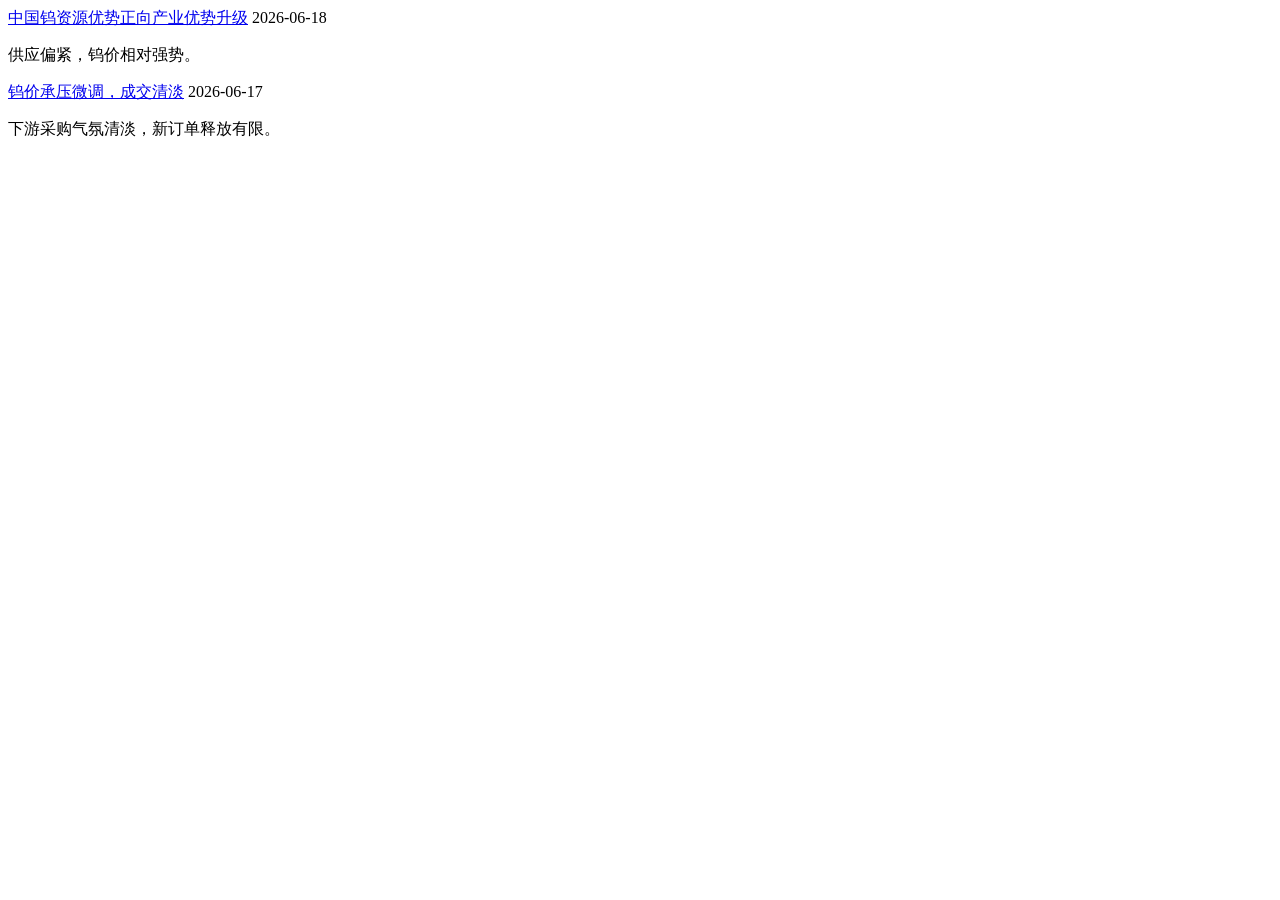
<file: tests/tungsten_report/fixtures/chinatungsten_sample.html>
<html>
  <body>
    <article>
      <a href="/cn/tungsten-product-news/175111-tpn-15267.html">中国钨资源优势正向产业优势升级</a>
      <time>2026-06-18</time>
      <p>供应偏紧，钨价相对强势。</p>
    </article>
    <article>
      <a href="/cn/tungsten-product-news/175112.html">钨价承压微调，成交清淡</a>
      <time>2026-06-17</time>
      <p>下游采购气氛清淡，新订单释放有限。</p>
    </article>
  </body>
</html>
</file>
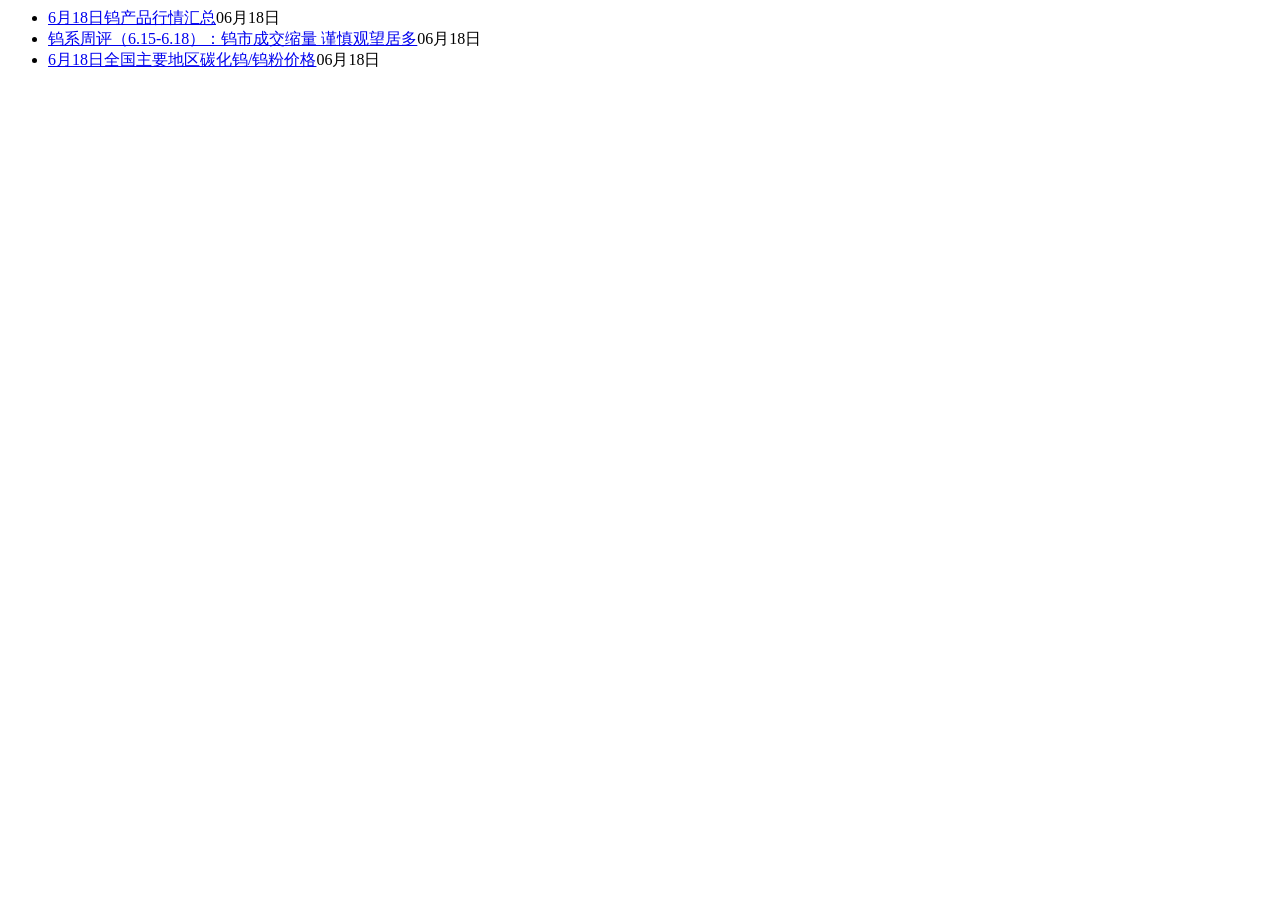
<file: tests/tungsten_report/fixtures/cnfeol_sample.html>
<html>
  <body>
    <ul>
      <li><a href="/wu/a_1.aspx">6月18日钨产品行情汇总</a><span>06月18日</span></li>
      <li><a href="/wu/a_2.aspx">钨系周评（6.15-6.18）：钨市成交缩量 谨慎观望居多</a><span>06月18日</span></li>
      <li><a href="/wu/a_3.aspx">6月18日全国主要地区碳化钨/钨粉价格</a><span>06月18日</span></li>
    </ul>
  </body>
</html>
</file>
<file: src/styles.css>
:root {
  --ink: #17212b;
  --muted: #607080;
  --line: #d8e0e8;
  --panel: #ffffff;
  --page: #eef2f5;
  --accent: #0f7f7a;
  --warning: #b98712;
  --danger: #b94c35;
}

* { box-sizing: border-box; }

body {
  margin: 0;
  font-family: -apple-system, BlinkMacSystemFont, "Segoe UI", sans-serif;
  color: var(--ink);
  background: var(--page);
}

.site-header {
  display: flex;
  justify-content: space-between;
  gap: 24px;
  align-items: flex-start;
  padding: 28px clamp(18px, 4vw, 48px);
  background: #fff;
  border-bottom: 1px solid var(--line);
}

.site-header > div {
  min-width: 0;
}

.eyebrow {
  margin: 0 0 6px;
  color: var(--accent);
  font-size: 12px;
  font-weight: 700;
  text-transform: uppercase;
}

h1 {
  margin: 0 0 8px;
  font-size: clamp(28px, 4vw, 44px);
  letter-spacing: 0;
}

.lead {
  margin: 0;
  color: var(--muted);
  max-width: 760px;
}

.language-switcher {
  position: relative;
  flex: 0 0 auto;
}

.language-toggle {
  display: inline-grid;
  place-items: center;
  width: 42px;
  height: 42px;
  padding: 0;
  border: 1px solid var(--line);
  border-radius: 999px;
  background: #fff;
  color: var(--accent);
}

.language-toggle:hover,
.language-toggle:focus-visible {
  border-color: var(--accent);
  outline: none;
}

.language-icon {
  width: 22px;
  height: 22px;
  fill: none;
  stroke: currentColor;
  stroke-width: 1.8;
  stroke-linecap: round;
  stroke-linejoin: round;
}

.language-menu {
  position: absolute;
  top: calc(100% + 8px);
  right: 0;
  z-index: 10;
  display: grid;
  min-width: 76px;
  overflow: hidden;
  border: 1px solid var(--line);
  border-radius: 8px;
  background: #fff;
  box-shadow: 0 12px 26px rgba(27, 42, 55, 0.16);
}

.language-menu[hidden] {
  display: none;
}

.language-menu button {
  border-radius: 0;
  padding: 9px 14px;
  background: #fff;
  color: var(--ink);
  text-align: left;
}

.language-menu button:hover,
.language-menu button:focus-visible,
.language-menu button.active {
  background: #e7f5f3;
  color: #0f6f6b;
}

.app-shell {
  display: grid;
  grid-template-columns: 320px minmax(0, 1fr);
  gap: 18px;
  padding: 22px clamp(14px, 3vw, 42px) 42px;
}

.filters,
.results {
  background: var(--panel);
  border: 1px solid var(--line);
  border-radius: 8px;
  box-shadow: 0 12px 26px rgba(27, 42, 55, 0.08);
}

.filters {
  padding: 16px;
  align-self: start;
}

label span,
legend {
  display: block;
  margin-bottom: 6px;
  color: #435160;
  font-size: 13px;
  font-weight: 700;
}

input,
select,
button {
  font: inherit;
}

input[type="search"],
input[type="text"],
input[type="number"],
select {
  width: 100%;
  border: 1px solid var(--line);
  border-radius: 6px;
  padding: 10px 11px;
  background: #fff;
  color: var(--ink);
}

button {
  border: 0;
  border-radius: 6px;
  padding: 10px 12px;
  background: var(--accent);
  color: #fff;
  font-weight: 700;
  cursor: pointer;
}

.search-field,
.filter-row {
  display: block;
  margin-bottom: 16px;
}

.filter-row {
  display: grid;
  grid-template-columns: 1fr;
  gap: 10px;
}

.results-header {
  display: flex;
  align-items: baseline;
  justify-content: space-between;
  gap: 12px;
  padding: 16px;
  border-bottom: 1px solid var(--line);
}

.results-header h2,
.results-header p {
  margin: 0;
}

.results {
  min-width: 0;
}

.table-wrap {
  overflow-x: auto;
}

.comparison-table {
  width: 100%;
  border-collapse: collapse;
  min-width: 900px;
}

.comparison-table th,
.comparison-table td {
  padding: 10px 9px;
  border-bottom: 1px solid var(--line);
  text-align: left;
  white-space: nowrap;
  font-size: 13px;
}

.comparison-table th {
  background: #f5f7fa;
  color: #485767;
  font-size: 12px;
}

.card-results {
  display: none;
}

.alloy-dialog {
  width: min(760px, calc(100vw - 28px));
  border: 1px solid var(--line);
  border-radius: 8px;
  padding: 0;
}

.dialog-close {
  position: absolute;
  top: 10px;
  right: 10px;
  width: 34px;
  height: 34px;
  padding: 0;
  background: #eef2f5;
  color: var(--ink);
}

@media (max-width: 820px) {
  .app-shell {
    grid-template-columns: 1fr;
  }

  .table-wrap {
    display: none;
  }

  .card-results {
    display: grid;
    gap: 12px;
    padding: 14px;
  }
}

.link-button {
  padding: 0;
  background: transparent;
  color: var(--accent);
  text-align: left;
}

.source-badge {
  display: inline-flex;
  align-items: center;
  border-radius: 999px;
  padding: 4px 8px;
  font-size: 12px;
  font-weight: 700;
}

.source-badge.official {
  background: #e7f5f3;
  color: #0f6f6b;
}

.source-badge.standard {
  background: #eaf1fb;
  color: #23568f;
}

.source-badge.reference {
  background: #fff4d8;
  color: #8a620d;
}

.source-badge.unverified {
  background: #fbe8e3;
  color: #963b29;
}

.alloy-card {
  border: 1px solid var(--line);
  border-radius: 8px;
  padding: 14px;
  background: #fff;
}

.card-title-row {
  display: flex;
  align-items: flex-start;
  justify-content: space-between;
  gap: 12px;
}

.alloy-card h3 {
  margin: 0 0 4px;
}

.alloy-card p {
  margin: 0;
  color: var(--muted);
}

.element-pills {
  display: flex;
  flex-wrap: wrap;
  gap: 7px;
  margin: 12px 0;
}

.element-pills span {
  border: 1px solid var(--line);
  border-radius: 999px;
  padding: 5px 8px;
  font-size: 12px;
}

.detail-body {
  padding: 22px;
}

.detail-body h3 {
  margin: 22px 0 10px;
}

.muted {
  color: var(--muted);
}

.detail-text {
  margin: 0 0 6px;
  color: #354454;
  line-height: 1.65;
}

.detail-table {
  width: 100%;
  border-collapse: collapse;
  margin-bottom: 18px;
}

.detail-table th,
.detail-table td {
  border-bottom: 1px solid var(--line);
  padding: 9px;
  text-align: left;
}

.source-list {
  display: grid;
  gap: 14px;
  padding-left: 18px;
}

.source-list p {
  margin: 5px 0 0;
  color: var(--muted);
}

.element-filters {
  display: grid;
  gap: 12px;
}

.range-filter {
  border: 1px solid var(--line);
  border-radius: 8px;
  padding: 12px;
  background: #f9fafb;
}

.range-filter-header {
  display: flex;
  align-items: center;
  justify-content: space-between;
  gap: 10px;
  margin-bottom: 10px;
}

.range-filter-header button {
  background: #e8edf2;
  color: var(--ink);
  padding: 6px 9px;
}

.range-values {
  display: grid;
  grid-template-columns: 1fr 1fr;
  gap: 8px;
  margin-bottom: 12px;
}

.range-values input {
  padding: 8px;
}

.dual-range {
  position: relative;
  height: 34px;
  background:
    linear-gradient(
      to right,
      #dfe7ee 0%,
      #dfe7ee calc(var(--min) * 1%),
      var(--accent) calc(var(--min) * 1%),
      var(--accent) calc(var(--max) * 1%),
      #dfe7ee calc(var(--max) * 1%),
      #dfe7ee 100%
    );
  border-radius: 999px;
}

.dual-range input[type="range"] {
  position: absolute;
  inset: 0;
  width: 100%;
  height: 34px;
  margin: 0;
  padding: 0;
  appearance: none;
  background: transparent;
  pointer-events: none;
}

.dual-range input[type="range"][data-min-range] {
  z-index: 2;
}

.dual-range input[type="range"][data-max-range] {
  z-index: 3;
}

.dual-range input[type="range"]:focus-visible {
  outline: 2px solid var(--ink);
  outline-offset: 4px;
  border-radius: 999px;
}

.dual-range input[type="range"]::-webkit-slider-thumb {
  appearance: none;
  width: 22px;
  height: 22px;
  border: 3px solid #fff;
  border-radius: 50%;
  background: var(--accent);
  box-shadow: 0 2px 8px rgba(0, 0, 0, 0.25);
  pointer-events: auto;
}

.dual-range input[type="range"]:focus-visible::-webkit-slider-thumb {
  box-shadow: 0 0 0 4px rgba(15, 127, 122, 0.2), 0 2px 8px rgba(0, 0, 0, 0.25);
}

.dual-range input[type="range"]::-moz-range-thumb {
  width: 22px;
  height: 22px;
  border: 3px solid #fff;
  border-radius: 50%;
  background: var(--accent);
  box-shadow: 0 2px 8px rgba(0, 0, 0, 0.25);
  pointer-events: auto;
}

.dual-range input[type="range"]:focus-visible::-moz-range-thumb {
  box-shadow: 0 0 0 4px rgba(15, 127, 122, 0.2), 0 2px 8px rgba(0, 0, 0, 0.25);
}

button:focus-visible,
input:focus-visible,
select:focus-visible {
  outline: 3px solid var(--accent);
  outline-offset: 2px;
}

.comparison-table tbody tr:hover td {
  background: #fbfcfd;
}

@media (max-width: 680px) {
  .site-header {
    align-items: flex-start;
    gap: 14px;
  }
}

@media (max-width: 560px) {
  .site-header {
    padding: 22px 16px;
  }

  .app-shell {
    padding: 14px 10px 28px;
  }

  .results-header {
    align-items: flex-start;
    flex-direction: column;
  }

  .range-values {
    grid-template-columns: 1fr;
  }

  .card-title-row {
    flex-direction: column;
  }

  .alloy-dialog {
    width: calc(100vw - 18px);
  }

  .detail-body {
    padding: 18px;
  }
}
</file>
